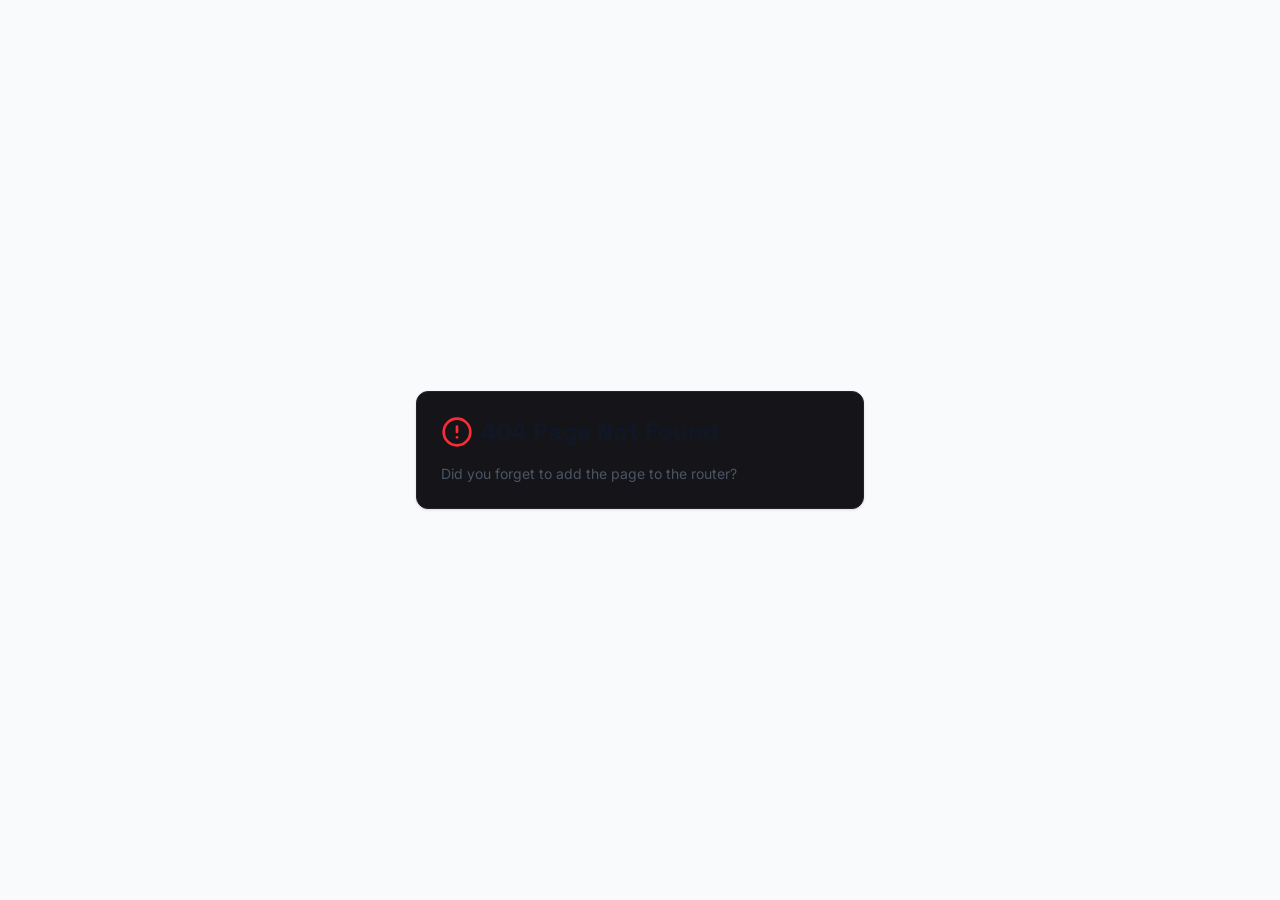
<file: index.html>
<!DOCTYPE html>
<html lang="en">
  <head>
    <meta charset="UTF-8" />
    <meta name="viewport" content="width=device-width, initial-scale=1.0, maximum-scale=1" />
    <title>Ankit Kumar — AI Engineer Portfolio</title>
    <meta name="description" content="Ankit Kumar — AI/GenAI Engineer with 3+ years of experience building LLM systems, RAG pipelines, and multi-agent workflows. Based in Noida, India." />
    <meta name="robots" content="index, follow" />
    <meta property="og:title" content="Ankit Kumar — AI/GenAI Engineer" />
    <meta property="og:description" content="AI/GenAI Engineer with 3+ years of experience building production-ready systems — RAG pipelines, LLM applications, multi-agent workflows, and ML models. View live demos and projects." />
    <meta property="og:type" content="website" />
    <meta name="twitter:card" content="summary_large_image" />
    <meta name="twitter:title" content="Ankit Kumar — AI/GenAI Engineer" />
    <meta name="twitter:description" content="AI/GenAI Engineer with 3+ years of experience. LLM systems, RAG pipelines, and AI automation. Projects with live interactive demos." />
    <link rel="icon" type="image/svg+xml" href="/favicon.svg" />
    <link rel="preconnect" href="https://fonts.googleapis.com">
    <link rel="preconnect" href="https://fonts.gstatic.com" crossorigin>
    <link href="https://fonts.googleapis.com/css2?family=Inter:wght@400;500;600;700&display=swap" rel="stylesheet">
    <script type="module" crossorigin src="/assets/index-DAknIrWU.js"></script>
    <link rel="stylesheet" crossorigin href="/assets/index-Dv-oH_pm.css">
  </head>
  <body>
    <div id="root"></div>
  </body>
</html>
</file>
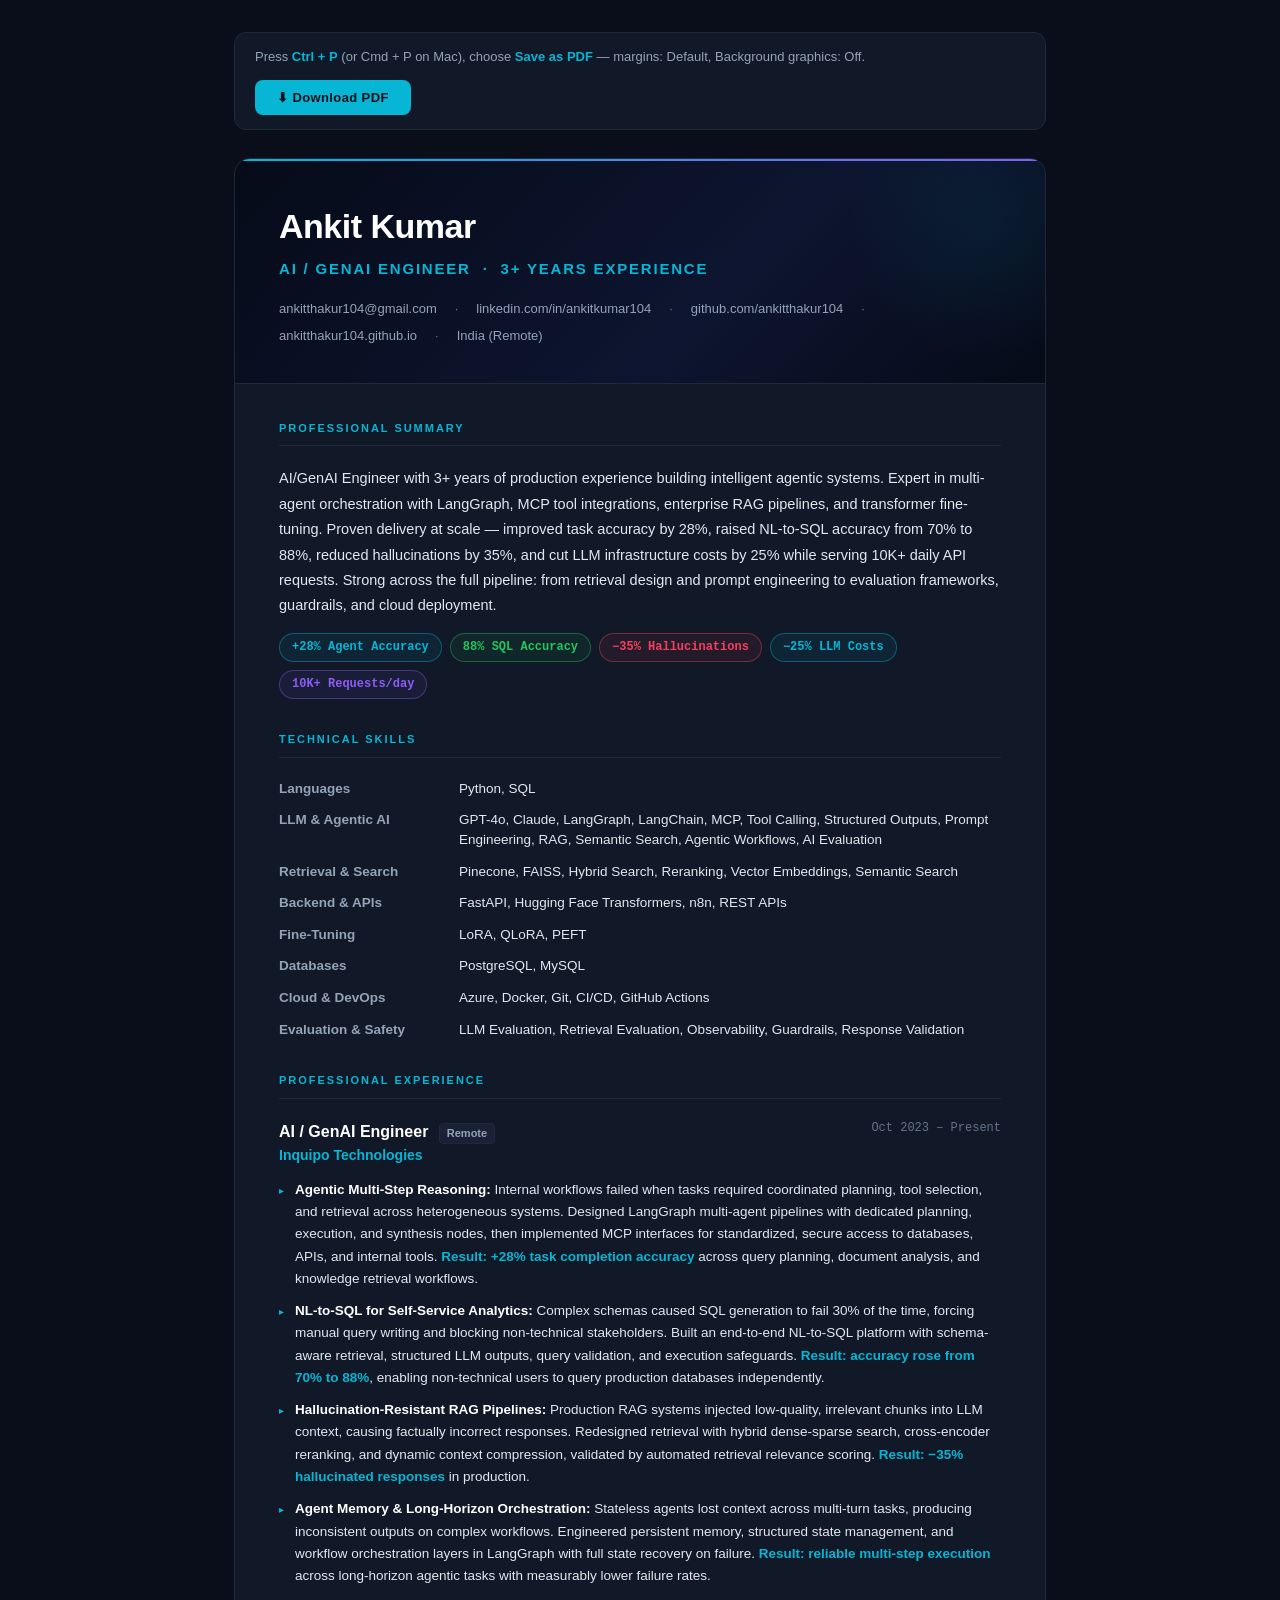
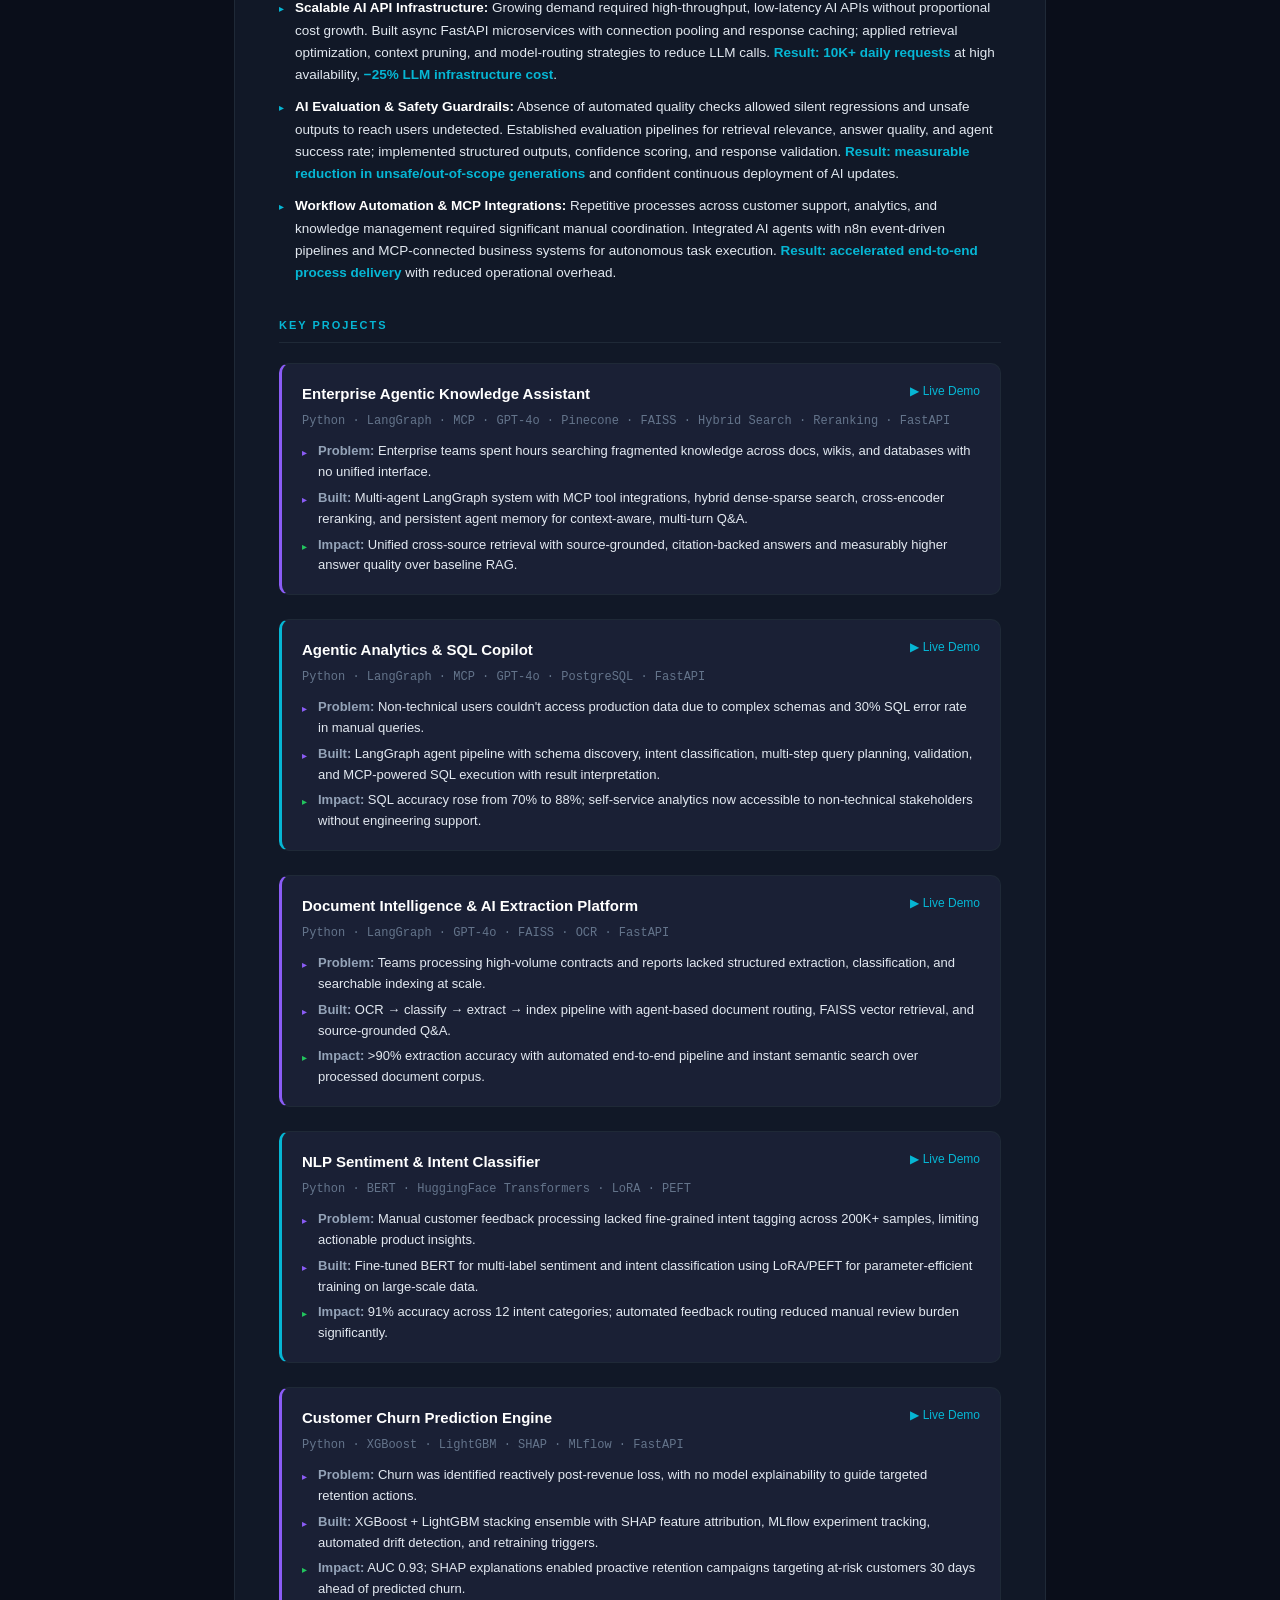
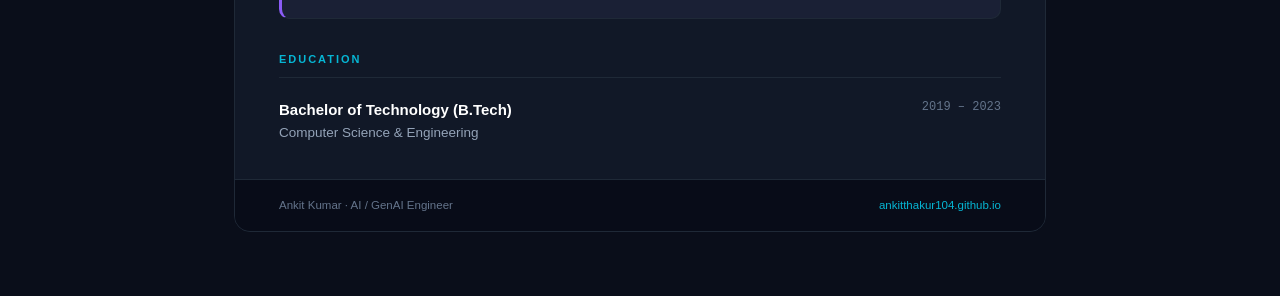
<file: resume.html>
<!DOCTYPE html>
  <html lang="en">
  <head>
  <meta charset="UTF-8" />
  <meta name="viewport" content="width=device-width, initial-scale=1.0" />
  <title>Ankit Kumar — AI / GenAI Engineer Resume</title>
  <style>
    /* ── Reset & Base ── */
    *, *::before, *::after { box-sizing: border-box; margin: 0; padding: 0; }

    :root {
      --bg: #0a0e1a;
      --surface: #111827;
      --surface2: #1a2035;
      --border: #1f2937;
      --text: #e2e8f0;
      --muted: #94a3b8;
      --dim: #64748b;
      --cyan: #06b6d4;
      --purple: #8b5cf6;
      --green: #22c55e;
      --red: #f43f5e;
      --print-bg: #ffffff;
      --print-text: #111827;
      --print-muted: #374151;
      --print-border: #d1d5db;
      --print-accent: #0e7490;
      --print-accent2: #6d28d9;
    }

    body {
      font-family: 'Segoe UI', Arial, Helvetica, sans-serif;
      background: var(--bg);
      color: var(--text);
      line-height: 1.6;
      font-size: 15px;
    }

    a { color: var(--cyan); text-decoration: none; }
    a:hover { text-decoration: underline; }

    /* ── Screen layout ── */
    .page-wrapper {
      max-width: 860px;
      margin: 0 auto;
      padding: 32px 24px 64px;
    }

    /* ── Download bar (hidden on print) ── */
    .download-bar {
      display: flex;
      align-items: center;
      justify-content: space-between;
      background: var(--surface);
      border: 1px solid var(--border);
      border-radius: 12px;
      padding: 14px 20px;
      margin-bottom: 28px;
      gap: 12px;
      flex-wrap: wrap;
    }
    .download-bar p { color: var(--muted); font-size: 13px; }
    .download-bar p span { color: var(--cyan); font-weight: 600; }
    .btn-print {
      background: var(--cyan);
      color: #0a0e1a;
      border: none;
      padding: 10px 22px;
      border-radius: 8px;
      font-size: 13px;
      font-weight: 700;
      cursor: pointer;
      letter-spacing: 0.03em;
      transition: opacity .15s;
      white-space: nowrap;
    }
    .btn-print:hover { opacity: .85; }

    /* ── Resume card ── */
    .resume {
      background: var(--surface);
      border: 1px solid var(--border);
      border-radius: 16px;
      overflow: hidden;
    }

    /* ── Header ── */
    .resume-header {
      background: linear-gradient(135deg, #060b18 0%, #0d1530 60%, #060b18 100%);
      border-bottom: 1px solid var(--border);
      padding: 40px 44px 36px;
      position: relative;
      overflow: hidden;
    }
    .resume-header::before {
      content: '';
      position: absolute;
      top: 0; left: 0; right: 0; height: 2px;
      background: linear-gradient(90deg, var(--cyan), var(--purple));
    }
    .resume-header::after {
      content: '';
      position: absolute;
      top: -80px; right: -80px;
      width: 280px; height: 280px;
      border-radius: 50%;
      background: radial-gradient(ellipse, rgba(6,182,212,.08) 0%, transparent 70%);
      pointer-events: none;
    }
    .name { font-size: 34px; font-weight: 800; letter-spacing: -.5px; color: #fff; margin-bottom: 4px; }
    .title { font-size: 15px; color: var(--cyan); letter-spacing: .12em; text-transform: uppercase; font-weight: 600; margin-bottom: 18px; }
    .contact-row {
      display: flex; flex-wrap: wrap; gap: 6px 18px;
      font-size: 13px; color: var(--muted);
    }
    .contact-row a { color: var(--muted); }
    .contact-row a:hover { color: var(--cyan); }
    .contact-sep { color: var(--dim); }

    /* ── Body ── */
    .resume-body { padding: 36px 44px; }

    /* ── Section ── */
    .section { margin-bottom: 32px; }
    .section:last-child { margin-bottom: 0; }
    .section-title {
      font-size: 11px;
      font-weight: 700;
      letter-spacing: .18em;
      text-transform: uppercase;
      color: var(--cyan);
      padding-bottom: 8px;
      border-bottom: 1px solid var(--border);
      margin-bottom: 20px;
    }

    /* ── Summary ── */
    .summary-text {
      color: var(--text);
      line-height: 1.75;
      font-size: 14.5px;
    }
    .summary-metrics {
      display: flex; flex-wrap: wrap; gap: 8px;
      margin-top: 14px;
    }
    .metric-pill {
      padding: 4px 12px;
      border-radius: 20px;
      font-size: 12px;
      font-weight: 600;
      font-family: 'Courier New', monospace;
      border: 1px solid;
    }
    .metric-pill.cyan  { border-color: rgba(6,182,212,.4);   color: var(--cyan);   background: rgba(6,182,212,.08); }
    .metric-pill.green { border-color: rgba(34,197,94,.4);   color: var(--green);  background: rgba(34,197,94,.08); }
    .metric-pill.red   { border-color: rgba(244,63,94,.4);   color: var(--red);    background: rgba(244,63,94,.08); }
    .metric-pill.purple{ border-color: rgba(139,92,246,.4);  color: var(--purple); background: rgba(139,92,246,.08); }

    /* ── Skills ── */
    .skills-grid { display: flex; flex-direction: column; gap: 10px; }
    .skill-row { display: flex; gap: 10px; align-items: baseline; font-size: 13.5px; }
    .skill-label { color: var(--muted); min-width: 170px; font-weight: 600; flex-shrink: 0; }
    .skill-values { color: var(--text); line-height: 1.5; }

    /* ── Experience ── */
    .exp-entry { margin-bottom: 28px; }
    .exp-entry:last-child { margin-bottom: 0; }
    .exp-header { display: flex; justify-content: space-between; align-items: flex-start; gap: 12px; margin-bottom: 4px; flex-wrap: wrap; }
    .exp-role { font-size: 16px; font-weight: 700; color: #fff; }
    .exp-company { color: var(--cyan); font-weight: 600; font-size: 14px; }
    .exp-date { font-size: 12px; color: var(--dim); font-family: 'Courier New', monospace; white-space: nowrap; }
    .exp-type { display: inline-block; font-size: 11px; color: var(--muted); background: var(--surface2); border: 1px solid var(--border); border-radius: 4px; padding: 1px 7px; margin-left: 6px; }

    .exp-bullets { list-style: none; margin-top: 12px; display: flex; flex-direction: column; gap: 10px; }
    .exp-bullet { display: grid; grid-template-columns: 6px 1fr; gap: 10px; font-size: 13.5px; color: var(--text); line-height: 1.65; }
    .exp-bullet::before { content: '▸'; color: var(--cyan); font-size: 10px; margin-top: 4px; }
    .bullet-bold { font-weight: 600; color: #fff; }
    .bullet-impact { color: var(--cyan); font-weight: 600; }

    /* ── Projects ── */
    .project-entry { margin-bottom: 24px; padding: 18px 20px; background: var(--surface2); border: 1px solid var(--border); border-radius: 10px; border-left: 3px solid var(--cyan); }
    .project-entry:nth-child(even) { border-left-color: var(--purple); }
    .project-header { display: flex; justify-content: space-between; align-items: flex-start; gap: 12px; margin-bottom: 6px; flex-wrap: wrap; }
    .project-name { font-size: 15px; font-weight: 700; color: #fff; }
    .project-link { font-size: 12px; color: var(--cyan); }
    .project-stack { font-size: 12px; color: var(--dim); margin-bottom: 10px; font-family: 'Courier New', monospace; }
    .project-lines { list-style: none; display: flex; flex-direction: column; gap: 5px; }
    .project-line { display: grid; grid-template-columns: 6px 1fr; gap: 10px; font-size: 13px; color: var(--text); line-height: 1.6; }
    .project-line::before { content: '▸'; color: var(--purple); font-size: 10px; margin-top: 4px; }
    .project-line:last-child::before { color: var(--green); }
    .proj-label { font-weight: 600; color: var(--muted); }

    /* ── Education ── */
    .edu-entry { display: flex; justify-content: space-between; align-items: flex-start; flex-wrap: wrap; gap: 8px; }
    .edu-degree { font-size: 15px; font-weight: 700; color: #fff; }
    .edu-school { color: var(--muted); font-size: 13.5px; }
    .edu-year { font-size: 12px; color: var(--dim); font-family: 'Courier New', monospace; }

    /* ── Footer note ── */
    .resume-footer {
      padding: 16px 44px;
      border-top: 1px solid var(--border);
      display: flex;
      justify-content: space-between;
      align-items: center;
      font-size: 11.5px;
      color: var(--dim);
      background: #080c18;
      flex-wrap: wrap;
      gap: 6px;
    }

    /* ── PRINT STYLES ── */
    @media print {
      @page { margin: 14mm 16mm; size: A4 portrait; }

      body { background: #fff !important; color: #111 !important; font-size: 10pt; }
      .download-bar { display: none !important; }
      .page-wrapper { padding: 0; max-width: 100%; }

      .resume {
        background: #fff !important;
        border: none !important;
        border-radius: 0 !important;
      }

      .resume-header {
        background: #f8fafc !important;
        border-bottom: 2px solid #0e7490 !important;
        padding: 18px 24px 16px !important;
      }
      .resume-header::before { background: #0e7490 !important; }
      .resume-header::after { display: none; }
      .name { color: #0f172a !important; font-size: 22pt !important; }
      .title { color: #0e7490 !important; font-size: 9pt !important; }
      .contact-row { color: #374151 !important; font-size: 9pt !important; }
      .contact-row a { color: #374151 !important; }
      .contact-sep { color: #9ca3af !important; }

      .resume-body { padding: 16px 24px !important; }
      .section { margin-bottom: 14px !important; }
      .section-title { color: #0e7490 !important; border-bottom-color: #0e7490 !important; font-size: 8pt !important; margin-bottom: 8px !important; }

      .summary-text { color: #1f2937 !important; font-size: 9.5pt !important; }
      .metric-pill { display: none !important; }

      .skill-label { color: #374151 !important; min-width: 130px !important; }
      .skill-values { color: #1f2937 !important; }

      .exp-role { color: #0f172a !important; font-size: 10.5pt !important; }
      .exp-company { color: #0e7490 !important; }
      .exp-date { color: #6b7280 !important; }
      .exp-type { display: none !important; }
      .exp-bullet { color: #1f2937 !important; font-size: 9.5pt !important; gap: 7px !important; }
      .exp-bullet::before { color: #0e7490 !important; }
      .bullet-bold { color: #0f172a !important; }
      .bullet-impact { color: #0e7490 !important; }

      .project-entry {
        background: #f8fafc !important;
        border-color: #d1d5db !important;
        border-left: 2px solid #0e7490 !important;
        padding: 10px 12px !important;
        margin-bottom: 10px !important;
        page-break-inside: avoid;
      }
      .project-entry:nth-child(even) { border-left-color: #6d28d9 !important; }
      .project-name { color: #0f172a !important; font-size: 10pt !important; }
      .project-link { color: #0e7490 !important; }
      .project-stack { color: #6b7280 !important; }
      .project-line { color: #1f2937 !important; font-size: 9pt !important; }
      .project-line::before { color: #6d28d9 !important; }
      .project-line:last-child::before { color: #059669 !important; }
      .proj-label { color: #374151 !important; }

      .edu-degree { color: #0f172a !important; }
      .edu-school { color: #374151 !important; }
      .resume-footer { display: none !important; }

      a { color: inherit !important; text-decoration: none !important; }
    }
  </style>
  </head>
  <body>
  <div class="page-wrapper">

    <!-- Download bar -->
    <div class="download-bar">
      <p>Press <span>Ctrl + P</span> (or Cmd + P on Mac), choose <span>Save as PDF</span> — margins: Default, Background graphics: Off.</p>
      <button class="btn-print" onclick="window.print()">⬇ Download PDF</button>
    </div>

    <div class="resume">

      <!-- Header -->
      <div class="resume-header">
        <div class="name">Ankit Kumar</div>
        <div class="title">AI / GenAI Engineer &nbsp;·&nbsp; 3+ Years Experience</div>
        <div class="contact-row">
          <a href="mailto:ankitthakur104@gmail.com">ankitthakur104@gmail.com</a>
          <span class="contact-sep">·</span>
          <a href="https://linkedin.com/in/ankitkumar104" target="_blank">linkedin.com/in/ankitkumar104</a>
          <span class="contact-sep">·</span>
          <a href="https://github.com/ankitthakur104" target="_blank">github.com/ankitthakur104</a>
          <span class="contact-sep">·</span>
          <a href="https://ankitthakur104.github.io" target="_blank">ankitthakur104.github.io</a>
          <span class="contact-sep">·</span>
          <span>India (Remote)</span>
        </div>
      </div>

      <div class="resume-body">

        <!-- Summary -->
        <div class="section">
          <div class="section-title">Professional Summary</div>
          <p class="summary-text">
            AI/GenAI Engineer with 3+ years of production experience building intelligent agentic systems. Expert in multi-agent orchestration with LangGraph, MCP tool integrations, enterprise RAG pipelines, and transformer fine-tuning. Proven delivery at scale — improved task accuracy by 28%, raised NL-to-SQL accuracy from 70% to 88%, reduced hallucinations by 35%, and cut LLM infrastructure costs by 25% while serving 10K+ daily API requests. Strong across the full pipeline: from retrieval design and prompt engineering to evaluation frameworks, guardrails, and cloud deployment.
          </p>
          <div class="summary-metrics">
            <span class="metric-pill cyan">+28% Agent Accuracy</span>
            <span class="metric-pill green">88% SQL Accuracy</span>
            <span class="metric-pill red">−35% Hallucinations</span>
            <span class="metric-pill cyan">−25% LLM Costs</span>
            <span class="metric-pill purple">10K+ Requests/day</span>
          </div>
        </div>

        <!-- Skills -->
        <div class="section">
          <div class="section-title">Technical Skills</div>
          <div class="skills-grid">
            <div class="skill-row"><span class="skill-label">Languages</span><span class="skill-values">Python, SQL</span></div>
            <div class="skill-row"><span class="skill-label">LLM &amp; Agentic AI</span><span class="skill-values">GPT-4o, Claude, LangGraph, LangChain, MCP, Tool Calling, Structured Outputs, Prompt Engineering, RAG, Semantic Search, Agentic Workflows, AI Evaluation</span></div>
            <div class="skill-row"><span class="skill-label">Retrieval &amp; Search</span><span class="skill-values">Pinecone, FAISS, Hybrid Search, Reranking, Vector Embeddings, Semantic Search</span></div>
            <div class="skill-row"><span class="skill-label">Backend &amp; APIs</span><span class="skill-values">FastAPI, Hugging Face Transformers, n8n, REST APIs</span></div>
            <div class="skill-row"><span class="skill-label">Fine-Tuning</span><span class="skill-values">LoRA, QLoRA, PEFT</span></div>
            <div class="skill-row"><span class="skill-label">Databases</span><span class="skill-values">PostgreSQL, MySQL</span></div>
            <div class="skill-row"><span class="skill-label">Cloud &amp; DevOps</span><span class="skill-values">Azure, Docker, Git, CI/CD, GitHub Actions</span></div>
            <div class="skill-row"><span class="skill-label">Evaluation &amp; Safety</span><span class="skill-values">LLM Evaluation, Retrieval Evaluation, Observability, Guardrails, Response Validation</span></div>
          </div>
        </div>

        <!-- Experience -->
        <div class="section">
          <div class="section-title">Professional Experience</div>
          <div class="exp-entry">
            <div class="exp-header">
              <div>
                <div class="exp-role">AI / GenAI Engineer <span class="exp-type">Remote</span></div>
                <div class="exp-company">Inquipo Technologies</div>
              </div>
              <div class="exp-date">Oct 2023 – Present</div>
            </div>
            <ul class="exp-bullets">

              <li class="exp-bullet"><span>
                <span class="bullet-bold">Agentic Multi-Step Reasoning:</span> Internal workflows failed when tasks required coordinated planning, tool selection, and retrieval across heterogeneous systems. Designed LangGraph multi-agent pipelines with dedicated planning, execution, and synthesis nodes, then implemented MCP interfaces for standardized, secure access to databases, APIs, and internal tools. <span class="bullet-impact">Result: +28% task completion accuracy</span> across query planning, document analysis, and knowledge retrieval workflows.
              </span></li>

              <li class="exp-bullet"><span>
                <span class="bullet-bold">NL-to-SQL for Self-Service Analytics:</span> Complex schemas caused SQL generation to fail 30% of the time, forcing manual query writing and blocking non-technical stakeholders. Built an end-to-end NL-to-SQL platform with schema-aware retrieval, structured LLM outputs, query validation, and execution safeguards. <span class="bullet-impact">Result: accuracy rose from 70% to 88%</span>, enabling non-technical users to query production databases independently.
              </span></li>

              <li class="exp-bullet"><span>
                <span class="bullet-bold">Hallucination-Resistant RAG Pipelines:</span> Production RAG systems injected low-quality, irrelevant chunks into LLM context, causing factually incorrect responses. Redesigned retrieval with hybrid dense-sparse search, cross-encoder reranking, and dynamic context compression, validated by automated retrieval relevance scoring. <span class="bullet-impact">Result: −35% hallucinated responses</span> in production.
              </span></li>

              <li class="exp-bullet"><span>
                <span class="bullet-bold">Agent Memory &amp; Long-Horizon Orchestration:</span> Stateless agents lost context across multi-turn tasks, producing inconsistent outputs on complex workflows. Engineered persistent memory, structured state management, and workflow orchestration layers in LangGraph with full state recovery on failure. <span class="bullet-impact">Result: reliable multi-step execution</span> across long-horizon agentic tasks with measurably lower failure rates.
              </span></li>

              <li class="exp-bullet"><span>
                <span class="bullet-bold">Scalable AI API Infrastructure:</span> Growing demand required high-throughput, low-latency AI APIs without proportional cost growth. Built async FastAPI microservices with connection pooling and response caching; applied retrieval optimization, context pruning, and model-routing strategies to reduce LLM calls. <span class="bullet-impact">Result: 10K+ daily requests</span> at high availability, <span class="bullet-impact">−25% LLM infrastructure cost</span>.
              </span></li>

              <li class="exp-bullet"><span>
                <span class="bullet-bold">AI Evaluation &amp; Safety Guardrails:</span> Absence of automated quality checks allowed silent regressions and unsafe outputs to reach users undetected. Established evaluation pipelines for retrieval relevance, answer quality, and agent success rate; implemented structured outputs, confidence scoring, and response validation. <span class="bullet-impact">Result: measurable reduction in unsafe/out-of-scope generations</span> and confident continuous deployment of AI updates.
              </span></li>

              <li class="exp-bullet"><span>
                <span class="bullet-bold">Workflow Automation &amp; MCP Integrations:</span> Repetitive processes across customer support, analytics, and knowledge management required significant manual coordination. Integrated AI agents with n8n event-driven pipelines and MCP-connected business systems for autonomous task execution. <span class="bullet-impact">Result: accelerated end-to-end process delivery</span> with reduced operational overhead.
              </span></li>

            </ul>
          </div>
        </div>

        <!-- Projects -->
        <div class="section">
          <div class="section-title">Key Projects</div>

          <div class="project-entry">
            <div class="project-header">
              <span class="project-name">Enterprise Agentic Knowledge Assistant</span>
              <a class="project-link" href="https://ankitthakur104.github.io/conversational-knowledge-base-bot/" target="_blank">▶ Live Demo</a>
            </div>
            <div class="project-stack">Python · LangGraph · MCP · GPT-4o · Pinecone · FAISS · Hybrid Search · Reranking · FastAPI</div>
            <ul class="project-lines">
              <li class="project-line"><span><span class="proj-label">Problem:</span> Enterprise teams spent hours searching fragmented knowledge across docs, wikis, and databases with no unified interface.</span></li>
              <li class="project-line"><span><span class="proj-label">Built:</span> Multi-agent LangGraph system with MCP tool integrations, hybrid dense-sparse search, cross-encoder reranking, and persistent agent memory for context-aware, multi-turn Q&amp;A.</span></li>
              <li class="project-line"><span><span class="proj-label">Impact:</span> Unified cross-source retrieval with source-grounded, citation-backed answers and measurably higher answer quality over baseline RAG.</span></li>
            </ul>
          </div>

          <div class="project-entry">
            <div class="project-header">
              <span class="project-name">Agentic Analytics &amp; SQL Copilot</span>
              <a class="project-link" href="https://ankitthakur104.github.io/genai-agent-sql-assistant/" target="_blank">▶ Live Demo</a>
            </div>
            <div class="project-stack">Python · LangGraph · MCP · GPT-4o · PostgreSQL · FastAPI</div>
            <ul class="project-lines">
              <li class="project-line"><span><span class="proj-label">Problem:</span> Non-technical users couldn't access production data due to complex schemas and 30% SQL error rate in manual queries.</span></li>
              <li class="project-line"><span><span class="proj-label">Built:</span> LangGraph agent pipeline with schema discovery, intent classification, multi-step query planning, validation, and MCP-powered SQL execution with result interpretation.</span></li>
              <li class="project-line"><span><span class="proj-label">Impact:</span> SQL accuracy rose from 70% to 88%; self-service analytics now accessible to non-technical stakeholders without engineering support.</span></li>
            </ul>
          </div>

          <div class="project-entry">
            <div class="project-header">
              <span class="project-name">Document Intelligence &amp; AI Extraction Platform</span>
              <a class="project-link" href="https://ankitthakur104.github.io/rag-document-intelligence-engine/" target="_blank">▶ Live Demo</a>
            </div>
            <div class="project-stack">Python · LangGraph · GPT-4o · FAISS · OCR · FastAPI</div>
            <ul class="project-lines">
              <li class="project-line"><span><span class="proj-label">Problem:</span> Teams processing high-volume contracts and reports lacked structured extraction, classification, and searchable indexing at scale.</span></li>
              <li class="project-line"><span><span class="proj-label">Built:</span> OCR → classify → extract → index pipeline with agent-based document routing, FAISS vector retrieval, and source-grounded Q&amp;A.</span></li>
              <li class="project-line"><span><span class="proj-label">Impact:</span> &gt;90% extraction accuracy with automated end-to-end pipeline and instant semantic search over processed document corpus.</span></li>
            </ul>
          </div>

          <div class="project-entry">
            <div class="project-header">
              <span class="project-name">NLP Sentiment &amp; Intent Classifier</span>
              <a class="project-link" href="https://ankitthakur104.github.io/nlp-sentiment-intent-classifier/" target="_blank">▶ Live Demo</a>
            </div>
            <div class="project-stack">Python · BERT · HuggingFace Transformers · LoRA · PEFT</div>
            <ul class="project-lines">
              <li class="project-line"><span><span class="proj-label">Problem:</span> Manual customer feedback processing lacked fine-grained intent tagging across 200K+ samples, limiting actionable product insights.</span></li>
              <li class="project-line"><span><span class="proj-label">Built:</span> Fine-tuned BERT for multi-label sentiment and intent classification using LoRA/PEFT for parameter-efficient training on large-scale data.</span></li>
              <li class="project-line"><span><span class="proj-label">Impact:</span> 91% accuracy across 12 intent categories; automated feedback routing reduced manual review burden significantly.</span></li>
            </ul>
          </div>

          <div class="project-entry">
            <div class="project-header">
              <span class="project-name">Customer Churn Prediction Engine</span>
              <a class="project-link" href="https://ankitthakur104.github.io/customer-churn-prediction/" target="_blank">▶ Live Demo</a>
            </div>
            <div class="project-stack">Python · XGBoost · LightGBM · SHAP · MLflow · FastAPI</div>
            <ul class="project-lines">
              <li class="project-line"><span><span class="proj-label">Problem:</span> Churn was identified reactively post-revenue loss, with no model explainability to guide targeted retention actions.</span></li>
              <li class="project-line"><span><span class="proj-label">Built:</span> XGBoost + LightGBM stacking ensemble with SHAP feature attribution, MLflow experiment tracking, automated drift detection, and retraining triggers.</span></li>
              <li class="project-line"><span><span class="proj-label">Impact:</span> AUC 0.93; SHAP explanations enabled proactive retention campaigns targeting at-risk customers 30 days ahead of predicted churn.</span></li>
            </ul>
          </div>

        </div>

        <!-- Education -->
        <div class="section">
          <div class="section-title">Education</div>
          <div class="edu-entry">
            <div>
              <div class="edu-degree">Bachelor of Technology (B.Tech)</div>
              <div class="edu-school">Computer Science &amp; Engineering</div>
            </div>
            <div class="edu-year">2019 – 2023</div>
          </div>
        </div>

      </div><!-- /resume-body -->

      <div class="resume-footer">
        <span>Ankit Kumar · AI / GenAI Engineer</span>
        <span><a href="https://ankitthakur104.github.io" target="_blank">ankitthakur104.github.io</a></span>
      </div>

    </div><!-- /resume -->
  </div><!-- /page-wrapper -->
  </body>
  </html>
</file>
<file: assets/index-Dv-oH_pm.css>
@import"https://fonts.googleapis.com/css2?family=Inter:wght@300;400;500;600;700&family=Space+Grotesk:wght@300;400;500;600;700&family=JetBrains+Mono:wght@400;500&display=swap";@layer components;@layer properties{@supports (((-webkit-hyphens:none)) and (not (margin-trim:inline))) or ((-moz-orient:inline) and (not (color:rgb(from red r g b)))){*,:before,:after,::backdrop{--tw-translate-x:0;--tw-translate-y:0;--tw-translate-z:0;--tw-rotate-x:initial;--tw-rotate-y:initial;--tw-rotate-z:initial;--tw-skew-x:initial;--tw-skew-y:initial;--tw-space-y-reverse:0;--tw-space-x-reverse:0;--tw-border-style:solid;--tw-gradient-position:initial;--tw-gradient-from:#0000;--tw-gradient-via:#0000;--tw-gradient-to:#0000;--tw-gradient-stops:initial;--tw-gradient-via-stops:initial;--tw-gradient-from-position:0%;--tw-gradient-via-position:50%;--tw-gradient-to-position:100%;--tw-leading:initial;--tw-font-weight:initial;--tw-tracking:initial;--tw-ordinal:initial;--tw-slashed-zero:initial;--tw-numeric-figure:initial;--tw-numeric-spacing:initial;--tw-numeric-fraction:initial;--tw-shadow:0 0 #0000;--tw-shadow-color:initial;--tw-shadow-alpha:100%;--tw-inset-shadow:0 0 #0000;--tw-inset-shadow-color:initial;--tw-inset-shadow-alpha:100%;--tw-ring-color:initial;--tw-ring-shadow:0 0 #0000;--tw-inset-ring-color:initial;--tw-inset-ring-shadow:0 0 #0000;--tw-ring-inset:initial;--tw-ring-offset-width:0px;--tw-ring-offset-color:#fff;--tw-ring-offset-shadow:0 0 #0000;--tw-outline-style:solid;--tw-blur:initial;--tw-brightness:initial;--tw-contrast:initial;--tw-grayscale:initial;--tw-hue-rotate:initial;--tw-invert:initial;--tw-opacity:initial;--tw-saturate:initial;--tw-sepia:initial;--tw-drop-shadow:initial;--tw-drop-shadow-color:initial;--tw-drop-shadow-alpha:100%;--tw-drop-shadow-size:initial;--tw-backdrop-blur:initial;--tw-backdrop-brightness:initial;--tw-backdrop-contrast:initial;--tw-backdrop-grayscale:initial;--tw-backdrop-hue-rotate:initial;--tw-backdrop-invert:initial;--tw-backdrop-opacity:initial;--tw-backdrop-saturate:initial;--tw-backdrop-sepia:initial;--tw-duration:initial;--tw-ease:initial;--tw-content:"";--tw-animation-delay:0s;--tw-animation-direction:normal;--tw-animation-duration:initial;--tw-animation-fill-mode:none;--tw-animation-iteration-count:1;--tw-enter-blur:0;--tw-enter-opacity:1;--tw-enter-rotate:0;--tw-enter-scale:1;--tw-enter-translate-x:0;--tw-enter-translate-y:0;--tw-exit-blur:0;--tw-exit-opacity:1;--tw-exit-rotate:0;--tw-exit-scale:1;--tw-exit-translate-x:0;--tw-exit-translate-y:0}}}@layer theme{:root,:host{--color-red-50:oklch(97.1% .013 17.38);--color-red-300:oklch(80.8% .114 19.571);--color-red-400:oklch(70.4% .191 22.216);--color-red-500:oklch(63.7% .237 25.331);--color-red-600:oklch(57.7% .245 27.325);--color-green-400:oklch(79.2% .209 151.711);--color-gray-50:oklch(98.5% .002 247.839);--color-gray-600:oklch(44.6% .03 256.802);--color-gray-900:oklch(21% .034 264.665);--color-black:#000;--color-white:#fff;--spacing:.25rem;--container-xs:20rem;--container-sm:24rem;--container-md:28rem;--container-lg:32rem;--container-xl:36rem;--container-3xl:48rem;--container-4xl:56rem;--container-5xl:64rem;--text-xs:.75rem;--text-xs--line-height:calc(1 / .75);--text-sm:.875rem;--text-sm--line-height:calc(1.25 / .875);--text-base:1rem;--text-base--line-height: 1.5 ;--text-lg:1.125rem;--text-lg--line-height:calc(1.75 / 1.125);--text-xl:1.25rem;--text-xl--line-height:calc(1.75 / 1.25);--text-2xl:1.5rem;--text-2xl--line-height:calc(2 / 1.5);--text-3xl:1.875rem;--text-3xl--line-height: 1.2 ;--text-4xl:2.25rem;--text-4xl--line-height:calc(2.5 / 2.25);--text-5xl:3rem;--text-5xl--line-height:1;--text-6xl:3.75rem;--text-6xl--line-height:1;--text-8xl:6rem;--text-8xl--line-height:1;--text-9xl:8rem;--text-9xl--line-height:1;--font-weight-normal:400;--font-weight-medium:500;--font-weight-semibold:600;--font-weight-bold:700;--tracking-tighter:-.05em;--tracking-tight:-.025em;--tracking-wider:.05em;--tracking-widest:.1em;--leading-snug:1.375;--leading-normal:1.5;--leading-relaxed:1.625;--radius-2xl:1rem;--ease-out:cubic-bezier(0, 0, .2, 1);--ease-in-out:cubic-bezier(.4, 0, .2, 1);--animate-spin:spin 1s linear infinite;--animate-pulse:pulse 2s cubic-bezier(.4, 0, .6, 1) infinite;--blur-sm:8px;--blur-md:12px;--blur-xl:24px;--blur-3xl:64px;--aspect-video:16 / 9;--default-transition-duration:.15s;--default-transition-timing-function:cubic-bezier(.4, 0, .2, 1);--default-font-family:var(--app-font-sans);--default-mono-font-family:var(--app-font-mono);--color-border:hsl(var(--border))}}@layer base{*,:after,:before,::backdrop{box-sizing:border-box;border:0 solid;margin:0;padding:0}::file-selector-button{box-sizing:border-box;border:0 solid;margin:0;padding:0}html,:host{-webkit-text-size-adjust:100%;tab-size:4;line-height:1.5;font-family:var(--default-font-family,ui-sans-serif, system-ui, sans-serif, "Apple Color Emoji", "Segoe UI Emoji", "Segoe UI Symbol", "Noto Color Emoji");font-feature-settings:var(--default-font-feature-settings,normal);font-variation-settings:var(--default-font-variation-settings,normal);-webkit-tap-highlight-color:transparent}hr{height:0;color:inherit;border-top-width:1px}abbr:where([title]){-webkit-text-decoration:underline dotted;text-decoration:underline dotted}h1,h2,h3,h4,h5,h6{font-size:inherit;font-weight:inherit}a{color:inherit;-webkit-text-decoration:inherit;text-decoration:inherit}b,strong{font-weight:bolder}code,kbd,samp,pre{font-family:var(--default-mono-font-family,ui-monospace, SFMono-Regular, Menlo, Monaco, Consolas, "Liberation Mono", "Courier New", monospace);font-feature-settings:var(--default-mono-font-feature-settings,normal);font-variation-settings:var(--default-mono-font-variation-settings,normal);font-size:1em}small{font-size:80%}sub,sup{vertical-align:baseline;font-size:75%;line-height:0;position:relative}sub{bottom:-.25em}sup{top:-.5em}table{text-indent:0;border-color:inherit;border-collapse:collapse}:-moz-focusring{outline:auto}progress{vertical-align:baseline}summary{display:list-item}ol,ul,menu{list-style:none}img,svg,video,canvas,audio,iframe,embed,object{vertical-align:middle;display:block}img,video{max-width:100%;height:auto}button,input,select,optgroup,textarea{font:inherit;font-feature-settings:inherit;font-variation-settings:inherit;letter-spacing:inherit;color:inherit;opacity:1;background-color:#0000;border-radius:0}::file-selector-button{font:inherit;font-feature-settings:inherit;font-variation-settings:inherit;letter-spacing:inherit;color:inherit;opacity:1;background-color:#0000;border-radius:0}:where(select:is([multiple],[size])) optgroup{font-weight:bolder}:where(select:is([multiple],[size])) optgroup option{padding-inline-start:20px}::file-selector-button{margin-inline-end:4px}::placeholder{opacity:1}@supports (not ((-webkit-appearance:-apple-pay-button))) or (contain-intrinsic-size:1px){::placeholder{color:currentColor}@supports (color:color-mix(in lab,red,red)){::placeholder{color:color-mix(in oklab,currentcolor 50%,transparent)}}}textarea{resize:vertical}::-webkit-search-decoration{-webkit-appearance:none}::-webkit-date-and-time-value{min-height:1lh;text-align:inherit}::-webkit-datetime-edit{display:inline-flex}::-webkit-datetime-edit-fields-wrapper{padding:0}::-webkit-datetime-edit{padding-block:0}::-webkit-datetime-edit-year-field{padding-block:0}::-webkit-datetime-edit-month-field{padding-block:0}::-webkit-datetime-edit-day-field{padding-block:0}::-webkit-datetime-edit-hour-field{padding-block:0}::-webkit-datetime-edit-minute-field{padding-block:0}::-webkit-datetime-edit-second-field{padding-block:0}::-webkit-datetime-edit-millisecond-field{padding-block:0}::-webkit-datetime-edit-meridiem-field{padding-block:0}::-webkit-calendar-picker-indicator{line-height:1}:-moz-ui-invalid{box-shadow:none}button,input:where([type=button],[type=reset],[type=submit]){appearance:button}::file-selector-button{appearance:button}::-webkit-inner-spin-button{height:auto}::-webkit-outer-spin-button{height:auto}[hidden]:where(:not([hidden=until-found])){display:none!important}*{border-color:hsl(var(--border))}body,html{background-color:hsl(var(--background));font-family:var(--app-font-sans);color:hsl(var(--foreground));-webkit-font-smoothing:antialiased;-moz-osx-font-smoothing:grayscale;cursor:none}h1,h2,h3,h4,h5,h6{font-family:Space Grotesk,sans-serif}}@layer utilities{.\@container\/field-group{container:field-group/inline-size}.pointer-events-auto{pointer-events:auto}.pointer-events-none{pointer-events:none}.invisible{visibility:hidden}.sr-only{clip-path:inset(50%);white-space:nowrap;border-width:0;width:1px;height:1px;margin:-1px;padding:0;position:absolute;overflow:hidden}.absolute{position:absolute}.fixed{position:fixed}.relative{position:relative}.static{position:static}.-inset-8{inset:calc(var(--spacing) * -8)}.inset-0{inset:calc(var(--spacing) * 0)}.inset-x-0{inset-inline:calc(var(--spacing) * 0)}.inset-y-0{inset-block:calc(var(--spacing) * 0)}.start{inset-inline-start:var(--spacing)}.-top-12{top:calc(var(--spacing) * -12)}.top-0{top:calc(var(--spacing) * 0)}.top-1\.5{top:calc(var(--spacing) * 1.5)}.top-1\/2{top:50%}.top-2{top:calc(var(--spacing) * 2)}.top-3\.5{top:calc(var(--spacing) * 3.5)}.top-4{top:calc(var(--spacing) * 4)}.top-8{top:calc(var(--spacing) * 8)}.top-\[1px\]{top:1px}.top-\[8\%\]{top:8%}.top-\[24\%\]{top:24%}.top-\[42\%\]{top:42%}.top-\[50\%\]{top:50%}.top-\[60\%\]{top:60%}.top-full{top:100%}.-right-12{right:calc(var(--spacing) * -12)}.-right-\[2\%\]{right:-2%}.right-0{right:calc(var(--spacing) * 0)}.right-1{right:calc(var(--spacing) * 1)}.right-2{right:calc(var(--spacing) * 2)}.right-3{right:calc(var(--spacing) * 3)}.right-4{right:calc(var(--spacing) * 4)}.right-8{right:calc(var(--spacing) * 8)}.right-\[12\%\]{right:12%}.right-\[18\%\]{right:18%}.-bottom-2{bottom:calc(var(--spacing) * -2)}.-bottom-12{bottom:calc(var(--spacing) * -12)}.bottom-0{bottom:calc(var(--spacing) * 0)}.bottom-8{bottom:calc(var(--spacing) * 8)}.bottom-10{bottom:calc(var(--spacing) * 10)}.bottom-\[18\%\]{bottom:18%}.-left-12{left:calc(var(--spacing) * -12)}.-left-\[2\%\]{left:-2%}.-left-\[4\%\]{left:-4%}.left-0{left:calc(var(--spacing) * 0)}.left-1\/2{left:50%}.left-2{left:calc(var(--spacing) * 2)}.left-8{left:calc(var(--spacing) * 8)}.left-\[12\%\]{left:12%}.left-\[22\%\]{left:22%}.left-\[50\%\]{left:50%}.z-0{z-index:0}.z-5{z-index:5}.z-10{z-index:10}.z-20{z-index:20}.z-50{z-index:50}.z-\[1\]{z-index:1}.z-\[100\]{z-index:100}.z-\[9997\]{z-index:9997}.z-\[9998\]{z-index:9998}.z-\[9999\]{z-index:9999}.order-first{order:-9999}.order-last{order:9999}.col-span-1{grid-column:span 1/span 1}.container{width:100%}@media(min-width:40rem){.container{max-width:40rem}}@media(min-width:48rem){.container{max-width:48rem}}@media(min-width:64rem){.container{max-width:64rem}}@media(min-width:80rem){.container{max-width:80rem}}@media(min-width:96rem){.container{max-width:96rem}}.\!m-0{margin:calc(var(--spacing) * 0)!important}.-mx-1{margin-inline:calc(var(--spacing) * -1)}.mx-2{margin-inline:calc(var(--spacing) * 2)}.mx-3\.5{margin-inline:calc(var(--spacing) * 3.5)}.mx-4{margin-inline:calc(var(--spacing) * 4)}.mx-auto{margin-inline:auto}.-my-2{margin-block:calc(var(--spacing) * -2)}.my-0{margin-block:calc(var(--spacing) * 0)}.my-0\.5{margin-block:calc(var(--spacing) * .5)}.my-1{margin-block:calc(var(--spacing) * 1)}.-mt-4{margin-top:calc(var(--spacing) * -4)}.mt-0\.5{margin-top:calc(var(--spacing) * .5)}.mt-1{margin-top:calc(var(--spacing) * 1)}.mt-1\.5{margin-top:calc(var(--spacing) * 1.5)}.mt-2{margin-top:calc(var(--spacing) * 2)}.mt-4{margin-top:calc(var(--spacing) * 4)}.mt-6{margin-top:calc(var(--spacing) * 6)}.mt-8{margin-top:calc(var(--spacing) * 8)}.mt-16{margin-top:calc(var(--spacing) * 16)}.mt-24{margin-top:calc(var(--spacing) * 24)}.mt-auto{margin-top:auto}.mr-2{margin-right:calc(var(--spacing) * 2)}.mb-1{margin-bottom:calc(var(--spacing) * 1)}.mb-2{margin-bottom:calc(var(--spacing) * 2)}.mb-3{margin-bottom:calc(var(--spacing) * 3)}.mb-4{margin-bottom:calc(var(--spacing) * 4)}.mb-6{margin-bottom:calc(var(--spacing) * 6)}.mb-12{margin-bottom:calc(var(--spacing) * 12)}.mb-16{margin-bottom:calc(var(--spacing) * 16)}.-ml-4{margin-left:calc(var(--spacing) * -4)}.ml-1{margin-left:calc(var(--spacing) * 1)}.ml-4{margin-left:calc(var(--spacing) * 4)}.ml-auto{margin-left:auto}.line-clamp-2{-webkit-line-clamp:2;-webkit-box-orient:vertical;display:-webkit-box;overflow:hidden}.block{display:block}.flex{display:flex}.grid{display:grid}.hidden{display:none}.inline-block{display:inline-block}.inline-flex{display:inline-flex}.table{display:table}.aspect-square{aspect-ratio:1}.aspect-video{aspect-ratio:var(--aspect-video)}.size-4{width:calc(var(--spacing) * 4);height:calc(var(--spacing) * 4)}.size-6{width:calc(var(--spacing) * 6);height:calc(var(--spacing) * 6)}.size-8{width:calc(var(--spacing) * 8);height:calc(var(--spacing) * 8)}.size-10{width:calc(var(--spacing) * 10);height:calc(var(--spacing) * 10)}.size-\[--cell-size\]{width:--cell-size;height:--cell-size}.h-0\.5{height:calc(var(--spacing) * .5)}.h-1{height:calc(var(--spacing) * 1)}.h-1\.5{height:calc(var(--spacing) * 1.5)}.h-2{height:calc(var(--spacing) * 2)}.h-2\.5{height:calc(var(--spacing) * 2.5)}.h-3{height:calc(var(--spacing) * 3)}.h-3\.5{height:calc(var(--spacing) * 3.5)}.h-4{height:calc(var(--spacing) * 4)}.h-5{height:calc(var(--spacing) * 5)}.h-6{height:calc(var(--spacing) * 6)}.h-7{height:calc(var(--spacing) * 7)}.h-8{height:calc(var(--spacing) * 8)}.h-9{height:calc(var(--spacing) * 9)}.h-10{height:calc(var(--spacing) * 10)}.h-12{height:calc(var(--spacing) * 12)}.h-14{height:calc(var(--spacing) * 14)}.h-16{height:calc(var(--spacing) * 16)}.h-32{height:calc(var(--spacing) * 32)}.h-\[--cell-size\]{height:--cell-size}.h-\[1px\]{height:1px}.h-\[800px\]{height:800px}.h-\[var\(--radix-navigation-menu-viewport-height\)\]{height:var(--radix-navigation-menu-viewport-height)}.h-\[var\(--radix-select-trigger-height\)\]{height:var(--radix-select-trigger-height)}.h-auto{height:auto}.h-full{height:100%}.h-px{height:1px}.h-screen{height:100vh}.h-svh{height:100svh}.max-h-\[--radix-context-menu-content-available-height\]{max-height:--radix-context-menu-content-available-height}.max-h-\[--radix-select-content-available-height\]{max-height:--radix-select-content-available-height}.max-h-\[300px\]{max-height:300px}.max-h-\[var\(--radix-dropdown-menu-content-available-height\)\]{max-height:var(--radix-dropdown-menu-content-available-height)}.max-h-screen{max-height:100vh}.min-h-0{min-height:calc(var(--spacing) * 0)}.min-h-8{min-height:calc(var(--spacing) * 8)}.min-h-9{min-height:calc(var(--spacing) * 9)}.min-h-10{min-height:calc(var(--spacing) * 10)}.min-h-\[60px\]{min-height:60px}.min-h-screen{min-height:100vh}.min-h-svh{min-height:100svh}.w-0{width:calc(var(--spacing) * 0)}.w-0\.5{width:calc(var(--spacing) * .5)}.w-1{width:calc(var(--spacing) * 1)}.w-1\.5{width:calc(var(--spacing) * 1.5)}.w-1\/2{width:50%}.w-2{width:calc(var(--spacing) * 2)}.w-2\.5{width:calc(var(--spacing) * 2.5)}.w-3{width:calc(var(--spacing) * 3)}.w-3\.5{width:calc(var(--spacing) * 3.5)}.w-3\/4{width:75%}.w-4{width:calc(var(--spacing) * 4)}.w-5{width:calc(var(--spacing) * 5)}.w-7{width:calc(var(--spacing) * 7)}.w-8{width:calc(var(--spacing) * 8)}.w-9{width:calc(var(--spacing) * 9)}.w-10{width:calc(var(--spacing) * 10)}.w-14{width:calc(var(--spacing) * 14)}.w-16{width:calc(var(--spacing) * 16)}.w-32{width:calc(var(--spacing) * 32)}.w-48{width:calc(var(--spacing) * 48)}.w-64{width:calc(var(--spacing) * 64)}.w-72{width:calc(var(--spacing) * 72)}.w-\[--cell-size\]{width:--cell-size}.w-\[1px\]{width:1px}.w-\[100px\]{width:100px}.w-\[110\%\]{width:110%}.w-\[120\%\]{width:120%}.w-\[140\%\]{width:140%}.w-\[800px\]{width:800px}.w-\[var\(--sidebar-width\)\]{width:var(--sidebar-width)}.w-auto{width:auto}.w-fit{width:fit-content}.w-full{width:100%}.w-max{width:max-content}.w-px{width:1px}.max-w-3xl{max-width:var(--container-3xl)}.max-w-4xl{max-width:var(--container-4xl)}.max-w-5xl{max-width:var(--container-5xl)}.max-w-\[500px\]{max-width:500px}.max-w-\[520px\]{max-width:520px}.max-w-\[600px\]{max-width:600px}.max-w-\[700px\]{max-width:700px}.max-w-\[var\(--skeleton-width\)\]{max-width:var(--skeleton-width)}.max-w-lg{max-width:var(--container-lg)}.max-w-max{max-width:max-content}.max-w-md{max-width:var(--container-md)}.max-w-sm{max-width:var(--container-sm)}.max-w-xl{max-width:var(--container-xl)}.max-w-xs{max-width:var(--container-xs)}.min-w-0{min-width:calc(var(--spacing) * 0)}.min-w-5{min-width:calc(var(--spacing) * 5)}.min-w-8{min-width:calc(var(--spacing) * 8)}.min-w-9{min-width:calc(var(--spacing) * 9)}.min-w-10{min-width:calc(var(--spacing) * 10)}.min-w-\[--cell-size\]{min-width:--cell-size}.min-w-\[8rem\]{min-width:8rem}.min-w-\[12rem\]{min-width:12rem}.min-w-\[var\(--radix-select-trigger-width\)\]{min-width:var(--radix-select-trigger-width)}.flex-1{flex:1}.flex-shrink-0,.shrink-0{flex-shrink:0}.grow{flex-grow:1}.grow-0{flex-grow:0}.basis-full{flex-basis:100%}.caption-bottom{caption-side:bottom}.border-collapse{border-collapse:collapse}.origin-\[--radix-context-menu-content-transform-origin\]{transform-origin:--radix-context-menu-content-transform-origin}.origin-\[--radix-dropdown-menu-content-transform-origin\]{transform-origin:--radix-dropdown-menu-content-transform-origin}.origin-\[--radix-hover-card-content-transform-origin\]{transform-origin:--radix-hover-card-content-transform-origin}.origin-\[--radix-menubar-content-transform-origin\]{transform-origin:--radix-menubar-content-transform-origin}.origin-\[--radix-popover-content-transform-origin\]{transform-origin:--radix-popover-content-transform-origin}.origin-\[--radix-select-content-transform-origin\]{transform-origin:--radix-select-content-transform-origin}.origin-\[--radix-tooltip-content-transform-origin\]{transform-origin:--radix-tooltip-content-transform-origin}.-translate-x-1\/2{--tw-translate-x: -50% ;translate:var(--tw-translate-x) var(--tw-translate-y)}.-translate-x-px{--tw-translate-x:-1px;translate:var(--tw-translate-x) var(--tw-translate-y)}.translate-x-\[-50\%\]{--tw-translate-x:-50%;translate:var(--tw-translate-x) var(--tw-translate-y)}.translate-x-px{--tw-translate-x:1px;translate:var(--tw-translate-x) var(--tw-translate-y)}.-translate-y-1\/2{--tw-translate-y: -50% ;translate:var(--tw-translate-x) var(--tw-translate-y)}.translate-y-\[-50\%\]{--tw-translate-y:-50%;translate:var(--tw-translate-x) var(--tw-translate-y)}.rotate-45{rotate:45deg}.rotate-90{rotate:90deg}.transform{transform:var(--tw-rotate-x,) var(--tw-rotate-y,) var(--tw-rotate-z,) var(--tw-skew-x,) var(--tw-skew-y,)}.animate-caret-blink{animation:1.25s ease-out infinite caret-blink}.animate-in{animation:enter var(--tw-animation-duration,var(--tw-duration,.15s))var(--tw-ease,ease)var(--tw-animation-delay,0s)var(--tw-animation-iteration-count,1)var(--tw-animation-direction,normal)var(--tw-animation-fill-mode,none)}.animate-pulse{animation:var(--animate-pulse)}.animate-spin{animation:var(--animate-spin)}.cursor-default{cursor:default}.cursor-pointer{cursor:pointer}.cursor-text{cursor:text}.touch-none{touch-action:none}.resize{resize:both}.resize-none{resize:none}.list-disc{list-style-type:disc}.list-none{list-style-type:none}.grid-cols-1{grid-template-columns:repeat(1,minmax(0,1fr))}.grid-cols-2{grid-template-columns:repeat(2,minmax(0,1fr))}.flex-col{flex-direction:column}.flex-col-reverse{flex-direction:column-reverse}.flex-row{flex-direction:row}.flex-wrap{flex-wrap:wrap}.place-content-center{place-content:center}.items-center{align-items:center}.items-end{align-items:flex-end}.items-start{align-items:flex-start}.items-stretch{align-items:stretch}.justify-between{justify-content:space-between}.justify-center{justify-content:center}.justify-start{justify-content:flex-start}.gap-1{gap:calc(var(--spacing) * 1)}.gap-1\.5{gap:calc(var(--spacing) * 1.5)}.gap-2{gap:calc(var(--spacing) * 2)}.gap-2\.5{gap:calc(var(--spacing) * 2.5)}.gap-3{gap:calc(var(--spacing) * 3)}.gap-4{gap:calc(var(--spacing) * 4)}.gap-6{gap:calc(var(--spacing) * 6)}.gap-7{gap:calc(var(--spacing) * 7)}.gap-8{gap:calc(var(--spacing) * 8)}.gap-12{gap:calc(var(--spacing) * 12)}.gap-16{gap:calc(var(--spacing) * 16)}:where(.space-y-1\.5>:not(:last-child)){--tw-space-y-reverse:0;margin-block-start:calc(calc(var(--spacing) * 1.5) * var(--tw-space-y-reverse));margin-block-end:calc(calc(var(--spacing) * 1.5) * calc(1 - var(--tw-space-y-reverse)))}:where(.space-y-2>:not(:last-child)){--tw-space-y-reverse:0;margin-block-start:calc(calc(var(--spacing) * 2) * var(--tw-space-y-reverse));margin-block-end:calc(calc(var(--spacing) * 2) * calc(1 - var(--tw-space-y-reverse)))}:where(.space-y-3>:not(:last-child)){--tw-space-y-reverse:0;margin-block-start:calc(calc(var(--spacing) * 3) * var(--tw-space-y-reverse));margin-block-end:calc(calc(var(--spacing) * 3) * calc(1 - var(--tw-space-y-reverse)))}:where(.space-y-4>:not(:last-child)){--tw-space-y-reverse:0;margin-block-start:calc(calc(var(--spacing) * 4) * var(--tw-space-y-reverse));margin-block-end:calc(calc(var(--spacing) * 4) * calc(1 - var(--tw-space-y-reverse)))}:where(.space-y-5>:not(:last-child)){--tw-space-y-reverse:0;margin-block-start:calc(calc(var(--spacing) * 5) * var(--tw-space-y-reverse));margin-block-end:calc(calc(var(--spacing) * 5) * calc(1 - var(--tw-space-y-reverse)))}:where(.space-y-8>:not(:last-child)){--tw-space-y-reverse:0;margin-block-start:calc(calc(var(--spacing) * 8) * var(--tw-space-y-reverse));margin-block-end:calc(calc(var(--spacing) * 8) * calc(1 - var(--tw-space-y-reverse)))}:where(.space-x-1>:not(:last-child)){--tw-space-x-reverse:0;margin-inline-start:calc(calc(var(--spacing) * 1) * var(--tw-space-x-reverse));margin-inline-end:calc(calc(var(--spacing) * 1) * calc(1 - var(--tw-space-x-reverse)))}:where(.space-x-4>:not(:last-child)){--tw-space-x-reverse:0;margin-inline-start:calc(calc(var(--spacing) * 4) * var(--tw-space-x-reverse));margin-inline-end:calc(calc(var(--spacing) * 4) * calc(1 - var(--tw-space-x-reverse)))}.self-stretch{align-self:stretch}.overflow-auto{overflow:auto}.overflow-hidden{overflow:hidden}.overflow-x-hidden{overflow-x:hidden}.overflow-y-auto{overflow-y:auto}.rounded{border-radius:.25rem}.rounded-2xl{border-radius:var(--radius-2xl)}.rounded-\[2px\]{border-radius:2px}.rounded-\[calc\(var\(--radius\)-5px\)\]{border-radius:calc(var(--radius) - 5px)}.rounded-\[inherit\]{border-radius:inherit}.rounded-full{border-radius:3.40282e38px}.rounded-lg{border-radius:var(--radius)}.rounded-md{border-radius:calc(var(--radius) - 2px)}.rounded-none{border-radius:0}.rounded-sm{border-radius:calc(var(--radius) - 4px)}.rounded-xl{border-radius:calc(var(--radius) + 4px)}.rounded-t-\[10px\]{border-top-left-radius:10px;border-top-right-radius:10px}.rounded-l-md{border-top-left-radius:calc(var(--radius) - 2px);border-bottom-left-radius:calc(var(--radius) - 2px)}.rounded-tl-sm{border-top-left-radius:calc(var(--radius) - 4px)}.rounded-r-md{border-top-right-radius:calc(var(--radius) - 2px);border-bottom-right-radius:calc(var(--radius) - 2px)}.border{border-style:var(--tw-border-style);border-width:1px}.border-0{border-style:var(--tw-border-style);border-width:0}.border-2{border-style:var(--tw-border-style);border-width:2px}.border-\[1\.5px\]{border-style:var(--tw-border-style);border-width:1.5px}.border-y{border-block-style:var(--tw-border-style);border-block-width:1px}.border-t,.border-t-\[1px\]{border-top-style:var(--tw-border-style);border-top-width:1px}.border-r,.border-r-\[1px\]{border-right-style:var(--tw-border-style);border-right-width:1px}.border-b,.border-b-\[1px\]{border-bottom-style:var(--tw-border-style);border-bottom-width:1px}.border-l{border-left-style:var(--tw-border-style);border-left-width:1px}.border-l-2{border-left-style:var(--tw-border-style);border-left-width:2px}.border-l-\[1px\]{border-left-style:var(--tw-border-style);border-left-width:1px}.border-dashed{--tw-border-style:dashed;border-style:dashed}.\[border-color\:var\(--badge-outline\)\]{border-color:var(--badge-outline)}.\[border-color\:var\(--button-outline\)\]{border-color:var(--button-outline)}.border-\[--color-border\]{border-color:--color-border}.border-border,.border-border\/30{border-color:hsl(var(--border))}@supports (color:color-mix(in lab,red,red)){.border-border\/30{border-color:color-mix(in oklab,hsl(var(--border)) 30%,transparent)}}.border-border\/50{border-color:hsl(var(--border))}@supports (color:color-mix(in lab,red,red)){.border-border\/50{border-color:color-mix(in oklab,hsl(var(--border)) 50%,transparent)}}.border-destructive{border-color:hsl(var(--destructive))}.border-destructive-border{border-color:var(--destructive-border)}.border-destructive\/30{border-color:hsl(var(--destructive))}@supports (color:color-mix(in lab,red,red)){.border-destructive\/30{border-color:color-mix(in oklab,hsl(var(--destructive)) 30%,transparent)}}.border-destructive\/50{border-color:hsl(var(--destructive))}@supports (color:color-mix(in lab,red,red)){.border-destructive\/50{border-color:color-mix(in oklab,hsl(var(--destructive)) 50%,transparent)}}.border-input{border-color:hsl(var(--input))}.border-primary{border-color:hsl(var(--primary))}.border-primary-border{border-color:var(--primary-border)}.border-primary-foreground{border-color:hsl(var(--primary-foreground))}.border-primary\/15{border-color:hsl(var(--primary))}@supports (color:color-mix(in lab,red,red)){.border-primary\/15{border-color:color-mix(in oklab,hsl(var(--primary)) 15%,transparent)}}.border-primary\/20{border-color:hsl(var(--primary))}@supports (color:color-mix(in lab,red,red)){.border-primary\/20{border-color:color-mix(in oklab,hsl(var(--primary)) 20%,transparent)}}.border-primary\/30{border-color:hsl(var(--primary))}@supports (color:color-mix(in lab,red,red)){.border-primary\/30{border-color:color-mix(in oklab,hsl(var(--primary)) 30%,transparent)}}.border-primary\/40{border-color:hsl(var(--primary))}@supports (color:color-mix(in lab,red,red)){.border-primary\/40{border-color:color-mix(in oklab,hsl(var(--primary)) 40%,transparent)}}.border-primary\/50{border-color:hsl(var(--primary))}@supports (color:color-mix(in lab,red,red)){.border-primary\/50{border-color:color-mix(in oklab,hsl(var(--primary)) 50%,transparent)}}.border-secondary{border-color:hsl(var(--secondary))}.border-secondary-border{border-color:var(--secondary-border)}.border-secondary\/15{border-color:hsl(var(--secondary))}@supports (color:color-mix(in lab,red,red)){.border-secondary\/15{border-color:color-mix(in oklab,hsl(var(--secondary)) 15%,transparent)}}.border-secondary\/20{border-color:hsl(var(--secondary))}@supports (color:color-mix(in lab,red,red)){.border-secondary\/20{border-color:color-mix(in oklab,hsl(var(--secondary)) 20%,transparent)}}.border-secondary\/30{border-color:hsl(var(--secondary))}@supports (color:color-mix(in lab,red,red)){.border-secondary\/30{border-color:color-mix(in oklab,hsl(var(--secondary)) 30%,transparent)}}.border-secondary\/40{border-color:hsl(var(--secondary))}@supports (color:color-mix(in lab,red,red)){.border-secondary\/40{border-color:color-mix(in oklab,hsl(var(--secondary)) 40%,transparent)}}.border-sidebar-border{border-color:hsl(var(--sidebar-border))}.border-transparent{border-color:#0000}.border-white\/10{border-color:#ffffff1a}@supports (color:color-mix(in lab,red,red)){.border-white\/10{border-color:color-mix(in oklab,var(--color-white) 10%,transparent)}}.border-t-transparent{border-top-color:#0000}.border-l-transparent{border-left-color:#0000}.bg-\[\#0a0a0c\]{background-color:#0a0a0c}.bg-\[--color-bg\]{background-color:--color-bg}.bg-accent{background-color:hsl(var(--accent))}.bg-background,.bg-background\/80{background-color:hsl(var(--background))}@supports (color:color-mix(in lab,red,red)){.bg-background\/80{background-color:color-mix(in oklab,hsl(var(--background)) 80%,transparent)}}.bg-background\/95{background-color:hsl(var(--background))}@supports (color:color-mix(in lab,red,red)){.bg-background\/95{background-color:color-mix(in oklab,hsl(var(--background)) 95%,transparent)}}.bg-black\/80{background-color:#000c}@supports (color:color-mix(in lab,red,red)){.bg-black\/80{background-color:color-mix(in oklab,var(--color-black) 80%,transparent)}}.bg-border{background-color:hsl(var(--border))}.bg-card,.bg-card\/20{background-color:hsl(var(--card))}@supports (color:color-mix(in lab,red,red)){.bg-card\/20{background-color:color-mix(in oklab,hsl(var(--card)) 20%,transparent)}}.bg-card\/30{background-color:hsl(var(--card))}@supports (color:color-mix(in lab,red,red)){.bg-card\/30{background-color:color-mix(in oklab,hsl(var(--card)) 30%,transparent)}}.bg-card\/40{background-color:hsl(var(--card))}@supports (color:color-mix(in lab,red,red)){.bg-card\/40{background-color:color-mix(in oklab,hsl(var(--card)) 40%,transparent)}}.bg-card\/60{background-color:hsl(var(--card))}@supports (color:color-mix(in lab,red,red)){.bg-card\/60{background-color:color-mix(in oklab,hsl(var(--card)) 60%,transparent)}}.bg-card\/80{background-color:hsl(var(--card))}@supports (color:color-mix(in lab,red,red)){.bg-card\/80{background-color:color-mix(in oklab,hsl(var(--card)) 80%,transparent)}}.bg-destructive,.bg-destructive\/10{background-color:hsl(var(--destructive))}@supports (color:color-mix(in lab,red,red)){.bg-destructive\/10{background-color:color-mix(in oklab,hsl(var(--destructive)) 10%,transparent)}}.bg-foreground{background-color:hsl(var(--foreground))}.bg-gray-50{background-color:var(--color-gray-50)}.bg-green-400{background-color:var(--color-green-400)}.bg-input{background-color:hsl(var(--input))}.bg-muted,.bg-muted\/50{background-color:hsl(var(--muted))}@supports (color:color-mix(in lab,red,red)){.bg-muted\/50{background-color:color-mix(in oklab,hsl(var(--muted)) 50%,transparent)}}.bg-popover{background-color:hsl(var(--popover))}.bg-primary,.bg-primary\/5{background-color:hsl(var(--primary))}@supports (color:color-mix(in lab,red,red)){.bg-primary\/5{background-color:color-mix(in oklab,hsl(var(--primary)) 5%,transparent)}}.bg-primary\/10{background-color:hsl(var(--primary))}@supports (color:color-mix(in lab,red,red)){.bg-primary\/10{background-color:color-mix(in oklab,hsl(var(--primary)) 10%,transparent)}}.bg-primary\/15{background-color:hsl(var(--primary))}@supports (color:color-mix(in lab,red,red)){.bg-primary\/15{background-color:color-mix(in oklab,hsl(var(--primary)) 15%,transparent)}}.bg-primary\/20{background-color:hsl(var(--primary))}@supports (color:color-mix(in lab,red,red)){.bg-primary\/20{background-color:color-mix(in oklab,hsl(var(--primary)) 20%,transparent)}}.bg-primary\/30{background-color:hsl(var(--primary))}@supports (color:color-mix(in lab,red,red)){.bg-primary\/30{background-color:color-mix(in oklab,hsl(var(--primary)) 30%,transparent)}}.bg-secondary,.bg-secondary\/5{background-color:hsl(var(--secondary))}@supports (color:color-mix(in lab,red,red)){.bg-secondary\/5{background-color:color-mix(in oklab,hsl(var(--secondary)) 5%,transparent)}}.bg-secondary\/10{background-color:hsl(var(--secondary))}@supports (color:color-mix(in lab,red,red)){.bg-secondary\/10{background-color:color-mix(in oklab,hsl(var(--secondary)) 10%,transparent)}}.bg-sidebar{background-color:hsl(var(--sidebar))}.bg-sidebar-border{background-color:hsl(var(--sidebar-border))}.bg-transparent{background-color:#0000}.bg-white\/80{background-color:#fffc}@supports (color:color-mix(in lab,red,red)){.bg-white\/80{background-color:color-mix(in oklab,var(--color-white) 80%,transparent)}}.bg-gradient-to-b{--tw-gradient-position:to bottom in oklab;background-image:linear-gradient(var(--tw-gradient-stops))}.bg-gradient-to-r{--tw-gradient-position:to right in oklab;background-image:linear-gradient(var(--tw-gradient-stops))}.bg-gradient-to-tr{--tw-gradient-position:to top right in oklab;background-image:linear-gradient(var(--tw-gradient-stops))}.bg-\[linear-gradient\(to_right\,\#80808008_1px\,transparent_1px\)\,linear-gradient\(to_bottom\,\#80808008_1px\,transparent_1px\)\]{background-image:linear-gradient(90deg,#80808008 1px,#0000 1px),linear-gradient(#80808008 1px,#0000 1px)}.bg-\[linear-gradient\(to_right\,\#80808012_1px\,transparent_1px\)\,linear-gradient\(to_bottom\,\#80808012_1px\,transparent_1px\)\]{background-image:linear-gradient(90deg,#80808012 1px,#0000 1px),linear-gradient(#80808012 1px,#0000 1px)}.bg-\[radial-gradient\(ellipse_at_30\%_50\%\,rgba\(6\,182\,212\,0\.05\)\,transparent_60\%\)\]{background-image:radial-gradient(at 30%,#06b6d40d,#0000 60%)}.bg-\[radial-gradient\(ellipse_at_50\%_0\%\,rgba\(6\,182\,212\,0\.06\)\,transparent_70\%\)\]{background-image:radial-gradient(at 50% 0,#06b6d40f,#0000 70%)}.bg-\[radial-gradient\(ellipse_at_50\%_0\%\,rgba\(6\,182\,212\,0\.08\)\,transparent_60\%\)\]{background-image:radial-gradient(at 50% 0,#06b6d414,#0000 60%)}.bg-\[radial-gradient\(ellipse_at_50\%_0\%\,rgba\(139\,92\,246\,0\.06\)\,transparent_70\%\)\]{background-image:radial-gradient(at 50% 0,#8b5cf60f,#0000 70%)}.bg-\[radial-gradient\(ellipse_at_50\%_0\%\,rgba\(139\,92\,246\,0\.08\)\,transparent_60\%\)\]{background-image:radial-gradient(at 50% 0,#8b5cf614,#0000 60%)}.bg-\[radial-gradient\(ellipse_at_50\%_100\%\,rgba\(6\,182\,212\,0\.06\)\,transparent_60\%\)\]{background-image:radial-gradient(at 50% 100%,#06b6d40f,#0000 60%)}.bg-\[radial-gradient\(ellipse_at_70\%_50\%\,rgba\(139\,92\,246\,0\.05\)\,transparent_60\%\)\]{background-image:radial-gradient(at 70%,#8b5cf60d,#0000 60%)}.bg-\[radial-gradient\(ellipse_at_center\,rgba\(6\,182\,212\,0\.06\)_0\%\,rgba\(139\,92\,246\,0\.04\)_40\%\,transparent_70\%\)\]{background-image:radial-gradient(#06b6d40f,#8b5cf60a 40%,#0000 70%)}.from-background\/30{--tw-gradient-from:hsl(var(--background))}@supports (color:color-mix(in lab,red,red)){.from-background\/30{--tw-gradient-from:color-mix(in oklab, hsl(var(--background)) 30%, transparent)}}.from-background\/30{--tw-gradient-stops:var(--tw-gradient-via-stops,var(--tw-gradient-position), var(--tw-gradient-from) var(--tw-gradient-from-position), var(--tw-gradient-to) var(--tw-gradient-to-position))}.from-foreground{--tw-gradient-from:hsl(var(--foreground));--tw-gradient-stops:var(--tw-gradient-via-stops,var(--tw-gradient-position), var(--tw-gradient-from) var(--tw-gradient-from-position), var(--tw-gradient-to) var(--tw-gradient-to-position))}.from-primary{--tw-gradient-from:hsl(var(--primary));--tw-gradient-stops:var(--tw-gradient-via-stops,var(--tw-gradient-position), var(--tw-gradient-from) var(--tw-gradient-from-position), var(--tw-gradient-to) var(--tw-gradient-to-position))}.from-primary\/10{--tw-gradient-from:hsl(var(--primary))}@supports (color:color-mix(in lab,red,red)){.from-primary\/10{--tw-gradient-from:color-mix(in oklab, hsl(var(--primary)) 10%, transparent)}}.from-primary\/10{--tw-gradient-stops:var(--tw-gradient-via-stops,var(--tw-gradient-position), var(--tw-gradient-from) var(--tw-gradient-from-position), var(--tw-gradient-to) var(--tw-gradient-to-position))}.from-primary\/60{--tw-gradient-from:hsl(var(--primary))}@supports (color:color-mix(in lab,red,red)){.from-primary\/60{--tw-gradient-from:color-mix(in oklab, hsl(var(--primary)) 60%, transparent)}}.from-primary\/60{--tw-gradient-stops:var(--tw-gradient-via-stops,var(--tw-gradient-position), var(--tw-gradient-from) var(--tw-gradient-from-position), var(--tw-gradient-to) var(--tw-gradient-to-position))}.from-transparent{--tw-gradient-from:transparent;--tw-gradient-stops:var(--tw-gradient-via-stops,var(--tw-gradient-position), var(--tw-gradient-from) var(--tw-gradient-from-position), var(--tw-gradient-to) var(--tw-gradient-to-position))}.via-background\/20{--tw-gradient-via:hsl(var(--background))}@supports (color:color-mix(in lab,red,red)){.via-background\/20{--tw-gradient-via:color-mix(in oklab, hsl(var(--background)) 20%, transparent)}}.via-background\/20{--tw-gradient-via-stops:var(--tw-gradient-position), var(--tw-gradient-from) var(--tw-gradient-from-position), var(--tw-gradient-via) var(--tw-gradient-via-position), var(--tw-gradient-to) var(--tw-gradient-to-position);--tw-gradient-stops:var(--tw-gradient-via-stops)}.via-foreground{--tw-gradient-via:hsl(var(--foreground));--tw-gradient-via-stops:var(--tw-gradient-position), var(--tw-gradient-from) var(--tw-gradient-from-position), var(--tw-gradient-via) var(--tw-gradient-via-position), var(--tw-gradient-to) var(--tw-gradient-to-position);--tw-gradient-stops:var(--tw-gradient-via-stops)}.via-primary{--tw-gradient-via:hsl(var(--primary));--tw-gradient-via-stops:var(--tw-gradient-position), var(--tw-gradient-from) var(--tw-gradient-from-position), var(--tw-gradient-via) var(--tw-gradient-via-position), var(--tw-gradient-to) var(--tw-gradient-to-position);--tw-gradient-stops:var(--tw-gradient-via-stops)}.via-primary\/50{--tw-gradient-via:hsl(var(--primary))}@supports (color:color-mix(in lab,red,red)){.via-primary\/50{--tw-gradient-via:color-mix(in oklab, hsl(var(--primary)) 50%, transparent)}}.via-primary\/50{--tw-gradient-via-stops:var(--tw-gradient-position), var(--tw-gradient-from) var(--tw-gradient-from-position), var(--tw-gradient-via) var(--tw-gradient-via-position), var(--tw-gradient-to) var(--tw-gradient-to-position);--tw-gradient-stops:var(--tw-gradient-via-stops)}.via-secondary{--tw-gradient-via:hsl(var(--secondary));--tw-gradient-via-stops:var(--tw-gradient-position), var(--tw-gradient-from) var(--tw-gradient-from-position), var(--tw-gradient-via) var(--tw-gradient-via-position), var(--tw-gradient-to) var(--tw-gradient-to-position);--tw-gradient-stops:var(--tw-gradient-via-stops)}.via-transparent{--tw-gradient-via:transparent;--tw-gradient-via-stops:var(--tw-gradient-position), var(--tw-gradient-from) var(--tw-gradient-from-position), var(--tw-gradient-via) var(--tw-gradient-via-position), var(--tw-gradient-to) var(--tw-gradient-to-position);--tw-gradient-stops:var(--tw-gradient-via-stops)}.to-background{--tw-gradient-to:hsl(var(--background));--tw-gradient-stops:var(--tw-gradient-via-stops,var(--tw-gradient-position), var(--tw-gradient-from) var(--tw-gradient-from-position), var(--tw-gradient-to) var(--tw-gradient-to-position))}.to-foreground\/80{--tw-gradient-to:hsl(var(--foreground))}@supports (color:color-mix(in lab,red,red)){.to-foreground\/80{--tw-gradient-to:color-mix(in oklab, hsl(var(--foreground)) 80%, transparent)}}.to-foreground\/80{--tw-gradient-stops:var(--tw-gradient-via-stops,var(--tw-gradient-position), var(--tw-gradient-from) var(--tw-gradient-from-position), var(--tw-gradient-to) var(--tw-gradient-to-position))}.to-secondary{--tw-gradient-to:hsl(var(--secondary));--tw-gradient-stops:var(--tw-gradient-via-stops,var(--tw-gradient-position), var(--tw-gradient-from) var(--tw-gradient-from-position), var(--tw-gradient-to) var(--tw-gradient-to-position))}.to-secondary\/10{--tw-gradient-to:hsl(var(--secondary))}@supports (color:color-mix(in lab,red,red)){.to-secondary\/10{--tw-gradient-to:color-mix(in oklab, hsl(var(--secondary)) 10%, transparent)}}.to-secondary\/10{--tw-gradient-stops:var(--tw-gradient-via-stops,var(--tw-gradient-position), var(--tw-gradient-from) var(--tw-gradient-from-position), var(--tw-gradient-to) var(--tw-gradient-to-position))}.to-transparent{--tw-gradient-to:transparent;--tw-gradient-stops:var(--tw-gradient-via-stops,var(--tw-gradient-position), var(--tw-gradient-from) var(--tw-gradient-from-position), var(--tw-gradient-to) var(--tw-gradient-to-position))}.\[mask-image\:radial-gradient\(ellipse_at_center\,black\,transparent_70\%\)\]{-webkit-mask-image:radial-gradient(#000,#0000 70%);mask-image:radial-gradient(#000,#0000 70%)}.bg-\[size\:24px_24px\]{background-size:24px 24px}.bg-\[size\:32px_32px\]{background-size:32px 32px}.bg-clip-text{-webkit-background-clip:text;background-clip:text}.fill-current{fill:currentColor}.fill-primary{fill:hsl(var(--primary))}.p-0{padding:calc(var(--spacing) * 0)}.p-1{padding:calc(var(--spacing) * 1)}.p-2{padding:calc(var(--spacing) * 2)}.p-3{padding:calc(var(--spacing) * 3)}.p-4{padding:calc(var(--spacing) * 4)}.p-6{padding:calc(var(--spacing) * 6)}.p-8{padding:calc(var(--spacing) * 8)}.p-10{padding:calc(var(--spacing) * 10)}.p-\[1px\]{padding:1px}.px-1{padding-inline:calc(var(--spacing) * 1)}.px-1\.5{padding-inline:calc(var(--spacing) * 1.5)}.px-2{padding-inline:calc(var(--spacing) * 2)}.px-2\.5{padding-inline:calc(var(--spacing) * 2.5)}.px-3{padding-inline:calc(var(--spacing) * 3)}.px-4{padding-inline:calc(var(--spacing) * 4)}.px-5{padding-inline:calc(var(--spacing) * 5)}.px-6{padding-inline:calc(var(--spacing) * 6)}.px-7{padding-inline:calc(var(--spacing) * 7)}.px-8{padding-inline:calc(var(--spacing) * 8)}.px-\[--cell-size\]{padding-inline:--cell-size}.py-0\.5{padding-block:calc(var(--spacing) * .5)}.py-1{padding-block:calc(var(--spacing) * 1)}.py-1\.5{padding-block:calc(var(--spacing) * 1.5)}.py-2{padding-block:calc(var(--spacing) * 2)}.py-3{padding-block:calc(var(--spacing) * 3)}.py-4{padding-block:calc(var(--spacing) * 4)}.py-6{padding-block:calc(var(--spacing) * 6)}.py-8{padding-block:calc(var(--spacing) * 8)}.py-20{padding-block:calc(var(--spacing) * 20)}.py-32{padding-block:calc(var(--spacing) * 32)}.pt-0{padding-top:calc(var(--spacing) * 0)}.pt-1{padding-top:calc(var(--spacing) * 1)}.pt-2{padding-top:calc(var(--spacing) * 2)}.pt-3{padding-top:calc(var(--spacing) * 3)}.pt-4{padding-top:calc(var(--spacing) * 4)}.pt-6{padding-top:calc(var(--spacing) * 6)}.pr-1{padding-right:calc(var(--spacing) * 1)}.pr-2{padding-right:calc(var(--spacing) * 2)}.pr-2\.5{padding-right:calc(var(--spacing) * 2.5)}.pr-3{padding-right:calc(var(--spacing) * 3)}.pr-8{padding-right:calc(var(--spacing) * 8)}.pb-3{padding-bottom:calc(var(--spacing) * 3)}.pb-4{padding-bottom:calc(var(--spacing) * 4)}.pl-2{padding-left:calc(var(--spacing) * 2)}.pl-2\.5{padding-left:calc(var(--spacing) * 2.5)}.pl-3{padding-left:calc(var(--spacing) * 3)}.pl-4{padding-left:calc(var(--spacing) * 4)}.pl-8{padding-left:calc(var(--spacing) * 8)}.text-center{text-align:center}.text-left{text-align:left}.align-middle{vertical-align:middle}.font-mono{font-family:var(--app-font-mono)}.font-sans{font-family:var(--app-font-sans)}.text-2xl{font-size:var(--text-2xl);line-height:var(--tw-leading,var(--text-2xl--line-height))}.text-3xl{font-size:var(--text-3xl);line-height:var(--tw-leading,var(--text-3xl--line-height))}.text-4xl{font-size:var(--text-4xl);line-height:var(--tw-leading,var(--text-4xl--line-height))}.text-6xl{font-size:var(--text-6xl);line-height:var(--tw-leading,var(--text-6xl--line-height))}.text-base{font-size:var(--text-base);line-height:var(--tw-leading,var(--text-base--line-height))}.text-lg{font-size:var(--text-lg);line-height:var(--tw-leading,var(--text-lg--line-height))}.text-sm{font-size:var(--text-sm);line-height:var(--tw-leading,var(--text-sm--line-height))}.text-sm\/relaxed{font-size:var(--text-sm);line-height:var(--leading-relaxed)}.text-xl{font-size:var(--text-xl);line-height:var(--tw-leading,var(--text-xl--line-height))}.text-xs{font-size:var(--text-xs);line-height:var(--tw-leading,var(--text-xs--line-height))}.text-\[0\.8rem\]{font-size:.8rem}.text-\[9px\]{font-size:9px}.text-\[10px\]{font-size:10px}.leading-none{--tw-leading:1;line-height:1}.leading-normal{--tw-leading:var(--leading-normal);line-height:var(--leading-normal)}.leading-relaxed{--tw-leading:var(--leading-relaxed);line-height:var(--leading-relaxed)}.leading-snug{--tw-leading:var(--leading-snug);line-height:var(--leading-snug)}.font-bold{--tw-font-weight:var(--font-weight-bold);font-weight:var(--font-weight-bold)}.font-medium{--tw-font-weight:var(--font-weight-medium);font-weight:var(--font-weight-medium)}.font-normal{--tw-font-weight:var(--font-weight-normal);font-weight:var(--font-weight-normal)}.font-semibold{--tw-font-weight:var(--font-weight-semibold);font-weight:var(--font-weight-semibold)}.tracking-\[0\.3em\]{--tw-tracking:.3em;letter-spacing:.3em}.tracking-\[0\.25em\]{--tw-tracking:.25em;letter-spacing:.25em}.tracking-tight{--tw-tracking:var(--tracking-tight);letter-spacing:var(--tracking-tight)}.tracking-tighter{--tw-tracking:var(--tracking-tighter);letter-spacing:var(--tracking-tighter)}.tracking-wider{--tw-tracking:var(--tracking-wider);letter-spacing:var(--tracking-wider)}.tracking-widest{--tw-tracking:var(--tracking-widest);letter-spacing:var(--tracking-widest)}.text-balance{text-wrap:balance}.break-words{overflow-wrap:break-word}.whitespace-nowrap{white-space:nowrap}.text-accent-foreground{color:hsl(var(--accent-foreground))}.text-background{color:hsl(var(--background))}.text-card-foreground{color:hsl(var(--card-foreground))}.text-current{color:currentColor}.text-destructive{color:hsl(var(--destructive))}.text-destructive-foreground{color:hsl(var(--destructive-foreground))}.text-foreground,.text-foreground\/50{color:hsl(var(--foreground))}@supports (color:color-mix(in lab,red,red)){.text-foreground\/50{color:color-mix(in oklab,hsl(var(--foreground)) 50%,transparent)}}.text-foreground\/80{color:hsl(var(--foreground))}@supports (color:color-mix(in lab,red,red)){.text-foreground\/80{color:color-mix(in oklab,hsl(var(--foreground)) 80%,transparent)}}.text-gray-600{color:var(--color-gray-600)}.text-gray-900{color:var(--color-gray-900)}.text-muted-foreground{color:hsl(var(--muted-foreground))}.text-popover-foreground{color:hsl(var(--popover-foreground))}.text-primary{color:hsl(var(--primary))}.text-primary-foreground{color:hsl(var(--primary-foreground))}.text-primary\/70{color:hsl(var(--primary))}@supports (color:color-mix(in lab,red,red)){.text-primary\/70{color:color-mix(in oklab,hsl(var(--primary)) 70%,transparent)}}.text-red-500{color:var(--color-red-500)}.text-secondary{color:hsl(var(--secondary))}.text-secondary-foreground{color:hsl(var(--secondary-foreground))}.text-secondary\/70{color:hsl(var(--secondary))}@supports (color:color-mix(in lab,red,red)){.text-secondary\/70{color:color-mix(in oklab,hsl(var(--secondary)) 70%,transparent)}}.text-sidebar-foreground,.text-sidebar-foreground\/70{color:hsl(var(--sidebar-foreground))}@supports (color:color-mix(in lab,red,red)){.text-sidebar-foreground\/70{color:color-mix(in oklab,hsl(var(--sidebar-foreground)) 70%,transparent)}}.text-transparent{color:#0000}.uppercase{text-transform:uppercase}.tabular-nums{--tw-numeric-spacing:tabular-nums;font-variant-numeric:var(--tw-ordinal,) var(--tw-slashed-zero,) var(--tw-numeric-figure,) var(--tw-numeric-spacing,) var(--tw-numeric-fraction,)}.underline-offset-4{text-underline-offset:4px}.opacity-0{opacity:0}.opacity-20{opacity:.2}.opacity-50{opacity:.5}.opacity-60{opacity:.6}.opacity-70{opacity:.7}.opacity-90{opacity:.9}.shadow{--tw-shadow:0 1px 3px 0 var(--tw-shadow-color,#0000001a), 0 1px 2px -1px var(--tw-shadow-color,#0000001a);box-shadow:var(--tw-inset-shadow),var(--tw-inset-ring-shadow),var(--tw-ring-offset-shadow),var(--tw-ring-shadow),var(--tw-shadow)}.shadow-2xl{--tw-shadow:0 25px 50px -12px var(--tw-shadow-color,#00000040);box-shadow:var(--tw-inset-shadow),var(--tw-inset-ring-shadow),var(--tw-ring-offset-shadow),var(--tw-ring-shadow),var(--tw-shadow)}.shadow-\[0_0_0_1px_hsl\(var\(--sidebar-border\)\)\]{--tw-shadow:0 0 0 1px var(--tw-shadow-color,hsl(var(--sidebar-border)));box-shadow:var(--tw-inset-shadow),var(--tw-inset-ring-shadow),var(--tw-ring-offset-shadow),var(--tw-ring-shadow),var(--tw-shadow)}.shadow-\[0_0_15px_rgba\(6\,182\,212\,0\.2\)\]{--tw-shadow:0 0 15px var(--tw-shadow-color,#06b6d433);box-shadow:var(--tw-inset-shadow),var(--tw-inset-ring-shadow),var(--tw-ring-offset-shadow),var(--tw-ring-shadow),var(--tw-shadow)}.shadow-\[0_0_15px_rgba\(139\,92\,246\,0\.2\)\]{--tw-shadow:0 0 15px var(--tw-shadow-color,#8b5cf633);box-shadow:var(--tw-inset-shadow),var(--tw-inset-ring-shadow),var(--tw-ring-offset-shadow),var(--tw-ring-shadow),var(--tw-shadow)}.shadow-\[0_0_30px_rgba\(6\,182\,212\,0\.3\)\]{--tw-shadow:0 0 30px var(--tw-shadow-color,#06b6d44d);box-shadow:var(--tw-inset-shadow),var(--tw-inset-ring-shadow),var(--tw-ring-offset-shadow),var(--tw-ring-shadow),var(--tw-shadow)}.shadow-\[0_0_30px_rgba\(6\,182\,212\,0\.35\)\]{--tw-shadow:0 0 30px var(--tw-shadow-color,#06b6d459);box-shadow:var(--tw-inset-shadow),var(--tw-inset-ring-shadow),var(--tw-ring-offset-shadow),var(--tw-ring-shadow),var(--tw-shadow)}.shadow-\[0_0_40px_rgba\(6\,182\,212\,0\.25\)\]{--tw-shadow:0 0 40px var(--tw-shadow-color,#06b6d440);box-shadow:var(--tw-inset-shadow),var(--tw-inset-ring-shadow),var(--tw-ring-offset-shadow),var(--tw-ring-shadow),var(--tw-shadow)}.shadow-\[0_0_50px_rgba\(6\,182\,212\,0\.15\)\]{--tw-shadow:0 0 50px var(--tw-shadow-color,#06b6d426);box-shadow:var(--tw-inset-shadow),var(--tw-inset-ring-shadow),var(--tw-ring-offset-shadow),var(--tw-ring-shadow),var(--tw-shadow)}.shadow-inner{--tw-shadow:inset 0 2px 4px 0 var(--tw-shadow-color,#0000000d);box-shadow:var(--tw-inset-shadow),var(--tw-inset-ring-shadow),var(--tw-ring-offset-shadow),var(--tw-ring-shadow),var(--tw-shadow)}.shadow-lg{--tw-shadow:0 10px 15px -3px var(--tw-shadow-color,#0000001a), 0 4px 6px -4px var(--tw-shadow-color,#0000001a);box-shadow:var(--tw-inset-shadow),var(--tw-inset-ring-shadow),var(--tw-ring-offset-shadow),var(--tw-ring-shadow),var(--tw-shadow)}.shadow-md{--tw-shadow:0 4px 6px -1px var(--tw-shadow-color,#0000001a), 0 2px 4px -2px var(--tw-shadow-color,#0000001a);box-shadow:var(--tw-inset-shadow),var(--tw-inset-ring-shadow),var(--tw-ring-offset-shadow),var(--tw-ring-shadow),var(--tw-shadow)}.shadow-none{--tw-shadow:0 0 #0000;box-shadow:var(--tw-inset-shadow),var(--tw-inset-ring-shadow),var(--tw-ring-offset-shadow),var(--tw-ring-shadow),var(--tw-shadow)}.shadow-sm{--tw-shadow:0 1px 3px 0 var(--tw-shadow-color,#0000001a), 0 1px 2px -1px var(--tw-shadow-color,#0000001a);box-shadow:var(--tw-inset-shadow),var(--tw-inset-ring-shadow),var(--tw-ring-offset-shadow),var(--tw-ring-shadow),var(--tw-shadow)}.shadow-xl{--tw-shadow:0 20px 25px -5px var(--tw-shadow-color,#0000001a), 0 8px 10px -6px var(--tw-shadow-color,#0000001a);box-shadow:var(--tw-inset-shadow),var(--tw-inset-ring-shadow),var(--tw-ring-offset-shadow),var(--tw-ring-shadow),var(--tw-shadow)}.shadow-xs{--tw-shadow:0 1px 2px 0 var(--tw-shadow-color,#0000000d);box-shadow:var(--tw-inset-shadow),var(--tw-inset-ring-shadow),var(--tw-ring-offset-shadow),var(--tw-ring-shadow),var(--tw-shadow)}.ring{--tw-ring-shadow:var(--tw-ring-inset,) 0 0 0 calc(1px + var(--tw-ring-offset-width)) var(--tw-ring-color,currentcolor);box-shadow:var(--tw-inset-shadow),var(--tw-inset-ring-shadow),var(--tw-ring-offset-shadow),var(--tw-ring-shadow),var(--tw-shadow)}.ring-0{--tw-ring-shadow:var(--tw-ring-inset,) 0 0 0 calc(0px + var(--tw-ring-offset-width)) var(--tw-ring-color,currentcolor);box-shadow:var(--tw-inset-shadow),var(--tw-inset-ring-shadow),var(--tw-ring-offset-shadow),var(--tw-ring-shadow),var(--tw-shadow)}.ring-1{--tw-ring-shadow:var(--tw-ring-inset,) 0 0 0 calc(1px + var(--tw-ring-offset-width)) var(--tw-ring-color,currentcolor);box-shadow:var(--tw-inset-shadow),var(--tw-inset-ring-shadow),var(--tw-ring-offset-shadow),var(--tw-ring-shadow),var(--tw-shadow)}.ring-ring{--tw-ring-color:hsl(var(--ring))}.ring-sidebar-ring{--tw-ring-color:hsl(var(--sidebar-ring))}.ring-offset-background{--tw-ring-offset-color:hsl(var(--background))}.outline-hidden{--tw-outline-style:none;outline-style:none}@media(forced-colors:active){.outline-hidden{outline-offset:2px;outline:2px solid #0000}}.outline{outline-style:var(--tw-outline-style);outline-width:1px}.outline-2{outline-style:var(--tw-outline-style);outline-width:2px}.outline-offset-2{outline-offset:2px}.outline-transparent{outline-color:#0000}.blur-3xl{--tw-blur:blur(var(--blur-3xl));filter:var(--tw-blur,) var(--tw-brightness,) var(--tw-contrast,) var(--tw-grayscale,) var(--tw-hue-rotate,) var(--tw-invert,) var(--tw-saturate,) var(--tw-sepia,) var(--tw-drop-shadow,)}.backdrop-blur-md{--tw-backdrop-blur:blur(var(--blur-md));-webkit-backdrop-filter:var(--tw-backdrop-blur,) var(--tw-backdrop-brightness,) var(--tw-backdrop-contrast,) var(--tw-backdrop-grayscale,) var(--tw-backdrop-hue-rotate,) var(--tw-backdrop-invert,) var(--tw-backdrop-opacity,) var(--tw-backdrop-saturate,) var(--tw-backdrop-sepia,);backdrop-filter:var(--tw-backdrop-blur,) var(--tw-backdrop-brightness,) var(--tw-backdrop-contrast,) var(--tw-backdrop-grayscale,) var(--tw-backdrop-hue-rotate,) var(--tw-backdrop-invert,) var(--tw-backdrop-opacity,) var(--tw-backdrop-saturate,) var(--tw-backdrop-sepia,)}.backdrop-blur-sm{--tw-backdrop-blur:blur(var(--blur-sm));-webkit-backdrop-filter:var(--tw-backdrop-blur,) var(--tw-backdrop-brightness,) var(--tw-backdrop-contrast,) var(--tw-backdrop-grayscale,) var(--tw-backdrop-hue-rotate,) var(--tw-backdrop-invert,) var(--tw-backdrop-opacity,) var(--tw-backdrop-saturate,) var(--tw-backdrop-sepia,);backdrop-filter:var(--tw-backdrop-blur,) var(--tw-backdrop-brightness,) var(--tw-backdrop-contrast,) var(--tw-backdrop-grayscale,) var(--tw-backdrop-hue-rotate,) var(--tw-backdrop-invert,) var(--tw-backdrop-opacity,) var(--tw-backdrop-saturate,) var(--tw-backdrop-sepia,)}.backdrop-blur-xl{--tw-backdrop-blur:blur(var(--blur-xl));-webkit-backdrop-filter:var(--tw-backdrop-blur,) var(--tw-backdrop-brightness,) var(--tw-backdrop-contrast,) var(--tw-backdrop-grayscale,) var(--tw-backdrop-hue-rotate,) var(--tw-backdrop-invert,) var(--tw-backdrop-opacity,) var(--tw-backdrop-saturate,) var(--tw-backdrop-sepia,);backdrop-filter:var(--tw-backdrop-blur,) var(--tw-backdrop-brightness,) var(--tw-backdrop-contrast,) var(--tw-backdrop-grayscale,) var(--tw-backdrop-hue-rotate,) var(--tw-backdrop-invert,) var(--tw-backdrop-opacity,) var(--tw-backdrop-saturate,) var(--tw-backdrop-sepia,)}.transition{transition-property:color,background-color,border-color,outline-color,text-decoration-color,fill,stroke,--tw-gradient-from,--tw-gradient-via,--tw-gradient-to,opacity,box-shadow,transform,translate,scale,rotate,filter,-webkit-backdrop-filter,backdrop-filter,display,content-visibility,overlay,pointer-events;transition-timing-function:var(--tw-ease,var(--default-transition-timing-function));transition-duration:var(--tw-duration,var(--default-transition-duration))}.transition-\[color\,box-shadow\]{transition-property:color,box-shadow;transition-timing-function:var(--tw-ease,var(--default-transition-timing-function));transition-duration:var(--tw-duration,var(--default-transition-duration))}.transition-\[left\,right\,width\]{transition-property:left,right,width;transition-timing-function:var(--tw-ease,var(--default-transition-timing-function));transition-duration:var(--tw-duration,var(--default-transition-duration))}.transition-\[margin\,opacity\]{transition-property:margin,opacity;transition-timing-function:var(--tw-ease,var(--default-transition-timing-function));transition-duration:var(--tw-duration,var(--default-transition-duration))}.transition-\[width\,height\,padding\]{transition-property:width,height,padding;transition-timing-function:var(--tw-ease,var(--default-transition-timing-function));transition-duration:var(--tw-duration,var(--default-transition-duration))}.transition-\[width\]{transition-property:width;transition-timing-function:var(--tw-ease,var(--default-transition-timing-function));transition-duration:var(--tw-duration,var(--default-transition-duration))}.transition-all{transition-property:all;transition-timing-function:var(--tw-ease,var(--default-transition-timing-function));transition-duration:var(--tw-duration,var(--default-transition-duration))}.transition-colors{transition-property:color,background-color,border-color,outline-color,text-decoration-color,fill,stroke,--tw-gradient-from,--tw-gradient-via,--tw-gradient-to;transition-timing-function:var(--tw-ease,var(--default-transition-timing-function));transition-duration:var(--tw-duration,var(--default-transition-duration))}.transition-opacity{transition-property:opacity;transition-timing-function:var(--tw-ease,var(--default-transition-timing-function));transition-duration:var(--tw-duration,var(--default-transition-duration))}.transition-shadow{transition-property:box-shadow;transition-timing-function:var(--tw-ease,var(--default-transition-timing-function));transition-duration:var(--tw-duration,var(--default-transition-duration))}.transition-transform{transition-property:transform,translate,scale,rotate;transition-timing-function:var(--tw-ease,var(--default-transition-timing-function));transition-duration:var(--tw-duration,var(--default-transition-duration))}.duration-100{--tw-duration:.1s;transition-duration:.1s}.duration-150{--tw-duration:.15s;transition-duration:.15s}.duration-200{--tw-duration:.2s;transition-duration:.2s}.duration-300{--tw-duration:.3s;transition-duration:.3s}.duration-500{--tw-duration:.5s;transition-duration:.5s}.duration-1000{--tw-duration:1s;transition-duration:1s}.ease-in-out{--tw-ease:var(--ease-in-out);transition-timing-function:var(--ease-in-out)}.ease-linear{--tw-ease:linear;transition-timing-function:linear}.ease-out{--tw-ease:var(--ease-out);transition-timing-function:var(--ease-out)}.fade-in-0{--tw-enter-opacity:0}.outline-none{--tw-outline-style:none;outline-style:none}.select-none{-webkit-user-select:none;user-select:none}.zoom-in-95{--tw-enter-scale:.95}.\[--cell-size\:2rem\]{--cell-size:2rem}.group-focus-within\/menu-item\:opacity-100:is(:where(.group\/menu-item):focus-within *){opacity:1}@media(hover:hover){.group-hover\:bg-primary\/10:is(:where(.group):hover *){background-color:hsl(var(--primary))}@supports (color:color-mix(in lab,red,red)){.group-hover\:bg-primary\/10:is(:where(.group):hover *){background-color:color-mix(in oklab,hsl(var(--primary)) 10%,transparent)}}.group-hover\:bg-secondary\/10:is(:where(.group):hover *){background-color:hsl(var(--secondary))}@supports (color:color-mix(in lab,red,red)){.group-hover\:bg-secondary\/10:is(:where(.group):hover *){background-color:color-mix(in oklab,hsl(var(--secondary)) 10%,transparent)}}.group-hover\:opacity-100:is(:where(.group):hover *),.group-hover\/menu-item\:opacity-100:is(:where(.group\/menu-item):hover *){opacity:1}}.group-has-data-\[sidebar\=menu-action\]\/menu-item\:pr-8:is(:where(.group\/menu-item):has([data-sidebar=menu-action]) *){padding-right:calc(var(--spacing) * 8)}.group-has-\[\[data-orientation\=horizontal\]\]\/field\:text-balance:is(:where(.group\/field):has([data-orientation=horizontal]) *){text-wrap:balance}.group-has-\[\[data-slot\=item-description\]\]\/item\:translate-y-0\.5:is(:where(.group\/item):has([data-slot=item-description]) *){--tw-translate-y:calc(var(--spacing) * .5);translate:var(--tw-translate-x) var(--tw-translate-y)}.group-has-\[\[data-slot\=item-description\]\]\/item\:self-start:is(:where(.group\/item):has([data-slot=item-description]) *){align-self:flex-start}.group-has-\[\>input\]\/input-group\:pt-2\.5:is(:where(.group\/input-group):has(>input) *){padding-top:calc(var(--spacing) * 2.5)}.group-has-\[\>input\]\/input-group\:pb-2\.5:is(:where(.group\/input-group):has(>input) *){padding-bottom:calc(var(--spacing) * 2.5)}.group-data-\[collapsible\=icon\]\:-mt-8:is(:where(.group)[data-collapsible=icon] *){margin-top:calc(var(--spacing) * -8)}.group-data-\[collapsible\=icon\]\:hidden:is(:where(.group)[data-collapsible=icon] *){display:none}.group-data-\[collapsible\=icon\]\:h-8\!:is(:where(.group)[data-collapsible=icon] *){height:calc(var(--spacing) * 8)!important}.group-data-\[collapsible\=icon\]\:w-8\!:is(:where(.group)[data-collapsible=icon] *){width:calc(var(--spacing) * 8)!important}.group-data-\[collapsible\=icon\]\:w-\[calc\(var\(--sidebar-width-icon\)\+var\(--spacing-4\)\)\]:is(:where(.group)[data-collapsible=icon] *){width:calc(var(--sidebar-width-icon) + var(--spacing-4))}.group-data-\[collapsible\=icon\]\:w-\[calc\(var\(--sidebar-width-icon\)\+var\(--spacing-4\)\+2px\)\]:is(:where(.group)[data-collapsible=icon] *){width:calc(var(--sidebar-width-icon) + var(--spacing-4) + 2px)}.group-data-\[collapsible\=icon\]\:w-\[var\(--sidebar-width-icon\)\]:is(:where(.group)[data-collapsible=icon] *){width:var(--sidebar-width-icon)}.group-data-\[collapsible\=icon\]\:overflow-hidden:is(:where(.group)[data-collapsible=icon] *){overflow:hidden}.group-data-\[collapsible\=icon\]\:p-0\!:is(:where(.group)[data-collapsible=icon] *){padding:calc(var(--spacing) * 0)!important}.group-data-\[collapsible\=icon\]\:p-2\!:is(:where(.group)[data-collapsible=icon] *){padding:calc(var(--spacing) * 2)!important}.group-data-\[collapsible\=icon\]\:opacity-0:is(:where(.group)[data-collapsible=icon] *){opacity:0}.group-data-\[collapsible\=offcanvas\]\:right-\[calc\(var\(--sidebar-width\)\*-1\)\]:is(:where(.group)[data-collapsible=offcanvas] *){right:calc(var(--sidebar-width) * -1)}.group-data-\[collapsible\=offcanvas\]\:left-\[calc\(var\(--sidebar-width\)\*-1\)\]:is(:where(.group)[data-collapsible=offcanvas] *){left:calc(var(--sidebar-width) * -1)}.group-data-\[collapsible\=offcanvas\]\:w-0:is(:where(.group)[data-collapsible=offcanvas] *){width:calc(var(--spacing) * 0)}.group-data-\[collapsible\=offcanvas\]\:translate-x-0:is(:where(.group)[data-collapsible=offcanvas] *){--tw-translate-x:calc(var(--spacing) * 0);translate:var(--tw-translate-x) var(--tw-translate-y)}.group-data-\[disabled\=true\]\/field\:opacity-50:is(:where(.group\/field)[data-disabled=true] *),.group-data-\[disabled\=true\]\/input-group\:opacity-50:is(:where(.group\/input-group)[data-disabled=true] *){opacity:.5}.group-data-\[focused\=true\]\/day\:relative:is(:where(.group\/day)[data-focused=true] *){position:relative}.group-data-\[focused\=true\]\/day\:z-10:is(:where(.group\/day)[data-focused=true] *){z-index:10}.group-data-\[focused\=true\]\/day\:border-ring:is(:where(.group\/day)[data-focused=true] *){border-color:hsl(var(--ring))}.group-data-\[focused\=true\]\/day\:ring-\[3px\]:is(:where(.group\/day)[data-focused=true] *){--tw-ring-shadow:var(--tw-ring-inset,) 0 0 0 calc(3px + var(--tw-ring-offset-width)) var(--tw-ring-color,currentcolor);box-shadow:var(--tw-inset-shadow),var(--tw-inset-ring-shadow),var(--tw-ring-offset-shadow),var(--tw-ring-shadow),var(--tw-shadow)}.group-data-\[focused\=true\]\/day\:ring-ring\/50:is(:where(.group\/day)[data-focused=true] *){--tw-ring-color:hsl(var(--ring))}@supports (color:color-mix(in lab,red,red)){.group-data-\[focused\=true\]\/day\:ring-ring\/50:is(:where(.group\/day)[data-focused=true] *){--tw-ring-color:color-mix(in oklab, hsl(var(--ring)) 50%, transparent)}}.group-data-\[side\=left\]\:-right-4:is(:where(.group)[data-side=left] *){right:calc(var(--spacing) * -4)}.group-data-\[side\=left\]\:border-r:is(:where(.group)[data-side=left] *){border-right-style:var(--tw-border-style);border-right-width:1px}.group-data-\[side\=right\]\:left-0:is(:where(.group)[data-side=right] *){left:calc(var(--spacing) * 0)}.group-data-\[side\=right\]\:rotate-180:is(:where(.group)[data-side=right] *){rotate:180deg}.group-data-\[side\=right\]\:border-l:is(:where(.group)[data-side=right] *){border-left-style:var(--tw-border-style);border-left-width:1px}.group-data-\[state\=open\]\:rotate-180:is(:where(.group)[data-state=open] *){rotate:180deg}.group-data-\[variant\=floating\]\:rounded-lg:is(:where(.group)[data-variant=floating] *){border-radius:var(--radius)}.group-data-\[variant\=floating\]\:border:is(:where(.group)[data-variant=floating] *){border-style:var(--tw-border-style);border-width:1px}.group-data-\[variant\=floating\]\:border-sidebar-border:is(:where(.group)[data-variant=floating] *){border-color:hsl(var(--sidebar-border))}.group-data-\[variant\=floating\]\:shadow-sm:is(:where(.group)[data-variant=floating] *){--tw-shadow:0 1px 3px 0 var(--tw-shadow-color,#0000001a), 0 1px 2px -1px var(--tw-shadow-color,#0000001a);box-shadow:var(--tw-inset-shadow),var(--tw-inset-ring-shadow),var(--tw-ring-offset-shadow),var(--tw-ring-shadow),var(--tw-shadow)}.group-data-\[variant\=outline\]\/field-group\:-mb-2:is(:where(.group\/field-group)[data-variant=outline] *){margin-bottom:calc(var(--spacing) * -2)}.group-\[\.destructive\]\:border-muted\/40:is(:where(.group).destructive *){border-color:hsl(var(--muted))}@supports (color:color-mix(in lab,red,red)){.group-\[\.destructive\]\:border-muted\/40:is(:where(.group).destructive *){border-color:color-mix(in oklab,hsl(var(--muted)) 40%,transparent)}}.group-\[\.destructive\]\:text-red-300:is(:where(.group).destructive *){color:var(--color-red-300)}.group-\[\.toast\]\:bg-muted:is(:where(.group).toast *){background-color:hsl(var(--muted))}.group-\[\.toast\]\:bg-primary:is(:where(.group).toast *){background-color:hsl(var(--primary))}.group-\[\.toast\]\:text-muted-foreground:is(:where(.group).toast *){color:hsl(var(--muted-foreground))}.group-\[\.toast\]\:text-primary-foreground:is(:where(.group).toast *){color:hsl(var(--primary-foreground))}.group-\[\.toaster\]\:border-border:is(:where(.group).toaster *){border-color:hsl(var(--border))}.group-\[\.toaster\]\:bg-background:is(:where(.group).toaster *){background-color:hsl(var(--background))}.group-\[\.toaster\]\:text-foreground:is(:where(.group).toaster *){color:hsl(var(--foreground))}.group-\[\.toaster\]\:shadow-lg:is(:where(.group).toaster *){--tw-shadow:0 10px 15px -3px var(--tw-shadow-color,#0000001a), 0 4px 6px -4px var(--tw-shadow-color,#0000001a);box-shadow:var(--tw-inset-shadow),var(--tw-inset-ring-shadow),var(--tw-ring-offset-shadow),var(--tw-ring-shadow),var(--tw-shadow)}@media(hover:hover){.peer-hover\/menu-button\:text-sidebar-accent-foreground:is(:where(.peer\/menu-button):hover~*){color:hsl(var(--sidebar-accent-foreground))}}.peer-disabled\:cursor-not-allowed:is(:where(.peer):disabled~*){cursor:not-allowed}.peer-disabled\:opacity-70:is(:where(.peer):disabled~*){opacity:.7}.peer-data-\[active\=true\]\/menu-button\:text-sidebar-accent-foreground:is(:where(.peer\/menu-button)[data-active=true]~*){color:hsl(var(--sidebar-accent-foreground))}.peer-data-\[size\=default\]\/menu-button\:top-1\.5:is(:where(.peer\/menu-button)[data-size=default]~*){top:calc(var(--spacing) * 1.5)}.peer-data-\[size\=lg\]\/menu-button\:top-2\.5:is(:where(.peer\/menu-button)[data-size=lg]~*){top:calc(var(--spacing) * 2.5)}.peer-data-\[size\=sm\]\/menu-button\:top-1:is(:where(.peer\/menu-button)[data-size=sm]~*){top:calc(var(--spacing) * 1)}.file\:border-0::file-selector-button{border-style:var(--tw-border-style);border-width:0}.file\:bg-transparent::file-selector-button{background-color:#0000}.file\:text-sm::file-selector-button{font-size:var(--text-sm);line-height:var(--tw-leading,var(--text-sm--line-height))}.file\:font-medium::file-selector-button{--tw-font-weight:var(--font-weight-medium);font-weight:var(--font-weight-medium)}.file\:text-foreground::file-selector-button{color:hsl(var(--foreground))}.placeholder\:text-muted-foreground::placeholder,.placeholder\:text-muted-foreground\/50::placeholder{color:hsl(var(--muted-foreground))}@supports (color:color-mix(in lab,red,red)){.placeholder\:text-muted-foreground\/50::placeholder{color:color-mix(in oklab,hsl(var(--muted-foreground)) 50%,transparent)}}.after\:absolute:after{content:var(--tw-content);position:absolute}.after\:-inset-2:after{content:var(--tw-content);inset:calc(var(--spacing) * -2)}.after\:inset-y-0:after{content:var(--tw-content);inset-block:calc(var(--spacing) * 0)}.after\:left-1\/2:after{content:var(--tw-content);left:50%}.after\:w-1:after{content:var(--tw-content);width:calc(var(--spacing) * 1)}.after\:w-\[2px\]:after{content:var(--tw-content);width:2px}.after\:-translate-x-1\/2:after{content:var(--tw-content);--tw-translate-x: -50% ;translate:var(--tw-translate-x) var(--tw-translate-y)}.group-data-\[collapsible\=offcanvas\]\:after\:left-full:is(:where(.group)[data-collapsible=offcanvas] *):after{content:var(--tw-content);left:100%}.first\:rounded-l-md:first-child{border-top-left-radius:calc(var(--radius) - 2px);border-bottom-left-radius:calc(var(--radius) - 2px)}.first\:border-l:first-child{border-left-style:var(--tw-border-style);border-left-width:1px}.last\:mt-0:last-child{margin-top:calc(var(--spacing) * 0)}.last\:rounded-r-md:last-child{border-top-right-radius:calc(var(--radius) - 2px);border-bottom-right-radius:calc(var(--radius) - 2px)}@media(hover:hover){.hover\:border-primary:hover,.hover\:border-primary\/40:hover{border-color:hsl(var(--primary))}@supports (color:color-mix(in lab,red,red)){.hover\:border-primary\/40:hover{border-color:color-mix(in oklab,hsl(var(--primary)) 40%,transparent)}}.hover\:border-primary\/50:hover{border-color:hsl(var(--primary))}@supports (color:color-mix(in lab,red,red)){.hover\:border-primary\/50:hover{border-color:color-mix(in oklab,hsl(var(--primary)) 50%,transparent)}}.hover\:border-primary\/60:hover{border-color:hsl(var(--primary))}@supports (color:color-mix(in lab,red,red)){.hover\:border-primary\/60:hover{border-color:color-mix(in oklab,hsl(var(--primary)) 60%,transparent)}}.hover\:border-secondary:hover,.hover\:border-secondary\/50:hover{border-color:hsl(var(--secondary))}@supports (color:color-mix(in lab,red,red)){.hover\:border-secondary\/50:hover{border-color:color-mix(in oklab,hsl(var(--secondary)) 50%,transparent)}}.hover\:border-secondary\/60:hover{border-color:hsl(var(--secondary))}@supports (color:color-mix(in lab,red,red)){.hover\:border-secondary\/60:hover{border-color:color-mix(in oklab,hsl(var(--secondary)) 60%,transparent)}}.hover\:bg-accent:hover{background-color:hsl(var(--accent))}.hover\:bg-muted:hover,.hover\:bg-muted\/50:hover{background-color:hsl(var(--muted))}@supports (color:color-mix(in lab,red,red)){.hover\:bg-muted\/50:hover{background-color:color-mix(in oklab,hsl(var(--muted)) 50%,transparent)}}.hover\:bg-primary\/5:hover{background-color:hsl(var(--primary))}@supports (color:color-mix(in lab,red,red)){.hover\:bg-primary\/5:hover{background-color:color-mix(in oklab,hsl(var(--primary)) 5%,transparent)}}.hover\:bg-primary\/10:hover{background-color:hsl(var(--primary))}@supports (color:color-mix(in lab,red,red)){.hover\:bg-primary\/10:hover{background-color:color-mix(in oklab,hsl(var(--primary)) 10%,transparent)}}.hover\:bg-primary\/15:hover{background-color:hsl(var(--primary))}@supports (color:color-mix(in lab,red,red)){.hover\:bg-primary\/15:hover{background-color:color-mix(in oklab,hsl(var(--primary)) 15%,transparent)}}.hover\:bg-primary\/90:hover{background-color:hsl(var(--primary))}@supports (color:color-mix(in lab,red,red)){.hover\:bg-primary\/90:hover{background-color:color-mix(in oklab,hsl(var(--primary)) 90%,transparent)}}.hover\:bg-secondary:hover,.hover\:bg-secondary\/5:hover{background-color:hsl(var(--secondary))}@supports (color:color-mix(in lab,red,red)){.hover\:bg-secondary\/5:hover{background-color:color-mix(in oklab,hsl(var(--secondary)) 5%,transparent)}}.hover\:bg-secondary\/10:hover{background-color:hsl(var(--secondary))}@supports (color:color-mix(in lab,red,red)){.hover\:bg-secondary\/10:hover{background-color:color-mix(in oklab,hsl(var(--secondary)) 10%,transparent)}}.hover\:bg-secondary\/15:hover{background-color:hsl(var(--secondary))}@supports (color:color-mix(in lab,red,red)){.hover\:bg-secondary\/15:hover{background-color:color-mix(in oklab,hsl(var(--secondary)) 15%,transparent)}}.hover\:bg-secondary\/90:hover{background-color:hsl(var(--secondary))}@supports (color:color-mix(in lab,red,red)){.hover\:bg-secondary\/90:hover{background-color:color-mix(in oklab,hsl(var(--secondary)) 90%,transparent)}}.hover\:bg-sidebar-accent:hover{background-color:hsl(var(--sidebar-accent))}.hover\:text-accent-foreground:hover{color:hsl(var(--accent-foreground))}.hover\:text-foreground:hover{color:hsl(var(--foreground))}.hover\:text-muted-foreground:hover{color:hsl(var(--muted-foreground))}.hover\:text-primary:hover{color:hsl(var(--primary))}.hover\:text-sidebar-accent-foreground:hover{color:hsl(var(--sidebar-accent-foreground))}.hover\:underline:hover{text-decoration-line:underline}.hover\:opacity-100:hover{opacity:1}.hover\:shadow-\[0_0_0_1px_hsl\(var\(--sidebar-accent\)\)\]:hover{--tw-shadow:0 0 0 1px var(--tw-shadow-color,hsl(var(--sidebar-accent)));box-shadow:var(--tw-inset-shadow),var(--tw-inset-ring-shadow),var(--tw-ring-offset-shadow),var(--tw-ring-shadow),var(--tw-shadow)}.hover\:shadow-\[0_0_20px_rgba\(6\,182\,212\,0\.25\)\]:hover{--tw-shadow:0 0 20px var(--tw-shadow-color,#06b6d440);box-shadow:var(--tw-inset-shadow),var(--tw-inset-ring-shadow),var(--tw-ring-offset-shadow),var(--tw-ring-shadow),var(--tw-shadow)}.hover\:shadow-\[0_0_20px_rgba\(139\,92\,246\,0\.25\)\]:hover{--tw-shadow:0 0 20px var(--tw-shadow-color,#8b5cf640);box-shadow:var(--tw-inset-shadow),var(--tw-inset-ring-shadow),var(--tw-ring-offset-shadow),var(--tw-ring-shadow),var(--tw-shadow)}.hover\:shadow-\[0_0_50px_rgba\(6\,182\,212\,0\.5\)\]:hover{--tw-shadow:0 0 50px var(--tw-shadow-color,#06b6d480);box-shadow:var(--tw-inset-shadow),var(--tw-inset-ring-shadow),var(--tw-ring-offset-shadow),var(--tw-ring-shadow),var(--tw-shadow)}.hover\:group-data-\[collapsible\=offcanvas\]\:bg-sidebar:hover:is(:where(.group)[data-collapsible=offcanvas] *){background-color:hsl(var(--sidebar))}.group-\[\.destructive\]\:hover\:border-destructive\/30:is(:where(.group).destructive *):hover{border-color:hsl(var(--destructive))}@supports (color:color-mix(in lab,red,red)){.group-\[\.destructive\]\:hover\:border-destructive\/30:is(:where(.group).destructive *):hover{border-color:color-mix(in oklab,hsl(var(--destructive)) 30%,transparent)}}.group-\[\.destructive\]\:hover\:bg-destructive:is(:where(.group).destructive *):hover{background-color:hsl(var(--destructive))}.group-\[\.destructive\]\:hover\:text-destructive-foreground:is(:where(.group).destructive *):hover{color:hsl(var(--destructive-foreground))}.group-\[\.destructive\]\:hover\:text-red-50:is(:where(.group).destructive *):hover{color:var(--color-red-50)}.hover\:after\:bg-sidebar-border:hover:after{content:var(--tw-content);background-color:hsl(var(--sidebar-border))}}.focus\:border-primary:focus{border-color:hsl(var(--primary))}.focus\:bg-accent:focus{background-color:hsl(var(--accent))}.focus\:text-accent-foreground:focus{color:hsl(var(--accent-foreground))}.focus\:opacity-100:focus{opacity:1}.focus\:ring-1:focus{--tw-ring-shadow:var(--tw-ring-inset,) 0 0 0 calc(1px + var(--tw-ring-offset-width)) var(--tw-ring-color,currentcolor);box-shadow:var(--tw-inset-shadow),var(--tw-inset-ring-shadow),var(--tw-ring-offset-shadow),var(--tw-ring-shadow),var(--tw-shadow)}.focus\:ring-2:focus{--tw-ring-shadow:var(--tw-ring-inset,) 0 0 0 calc(2px + var(--tw-ring-offset-width)) var(--tw-ring-color,currentcolor);box-shadow:var(--tw-inset-shadow),var(--tw-inset-ring-shadow),var(--tw-ring-offset-shadow),var(--tw-ring-shadow),var(--tw-shadow)}.focus\:ring-ring:focus{--tw-ring-color:hsl(var(--ring))}.focus\:ring-offset-2:focus{--tw-ring-offset-width:2px;--tw-ring-offset-shadow:var(--tw-ring-inset,) 0 0 0 var(--tw-ring-offset-width) var(--tw-ring-offset-color)}.focus\:outline-none:focus{--tw-outline-style:none;outline-style:none}.group-\[\.destructive\]\:focus\:ring-destructive:is(:where(.group).destructive *):focus{--tw-ring-color:hsl(var(--destructive))}.group-\[\.destructive\]\:focus\:ring-red-400:is(:where(.group).destructive *):focus{--tw-ring-color:var(--color-red-400)}.group-\[\.destructive\]\:focus\:ring-offset-red-600:is(:where(.group).destructive *):focus{--tw-ring-offset-color:var(--color-red-600)}.focus-visible\:border-ring:focus-visible{border-color:hsl(var(--ring))}.focus-visible\:ring-0:focus-visible{--tw-ring-shadow:var(--tw-ring-inset,) 0 0 0 calc(0px + var(--tw-ring-offset-width)) var(--tw-ring-color,currentcolor);box-shadow:var(--tw-inset-shadow),var(--tw-inset-ring-shadow),var(--tw-ring-offset-shadow),var(--tw-ring-shadow),var(--tw-shadow)}.focus-visible\:ring-1:focus-visible{--tw-ring-shadow:var(--tw-ring-inset,) 0 0 0 calc(1px + var(--tw-ring-offset-width)) var(--tw-ring-color,currentcolor);box-shadow:var(--tw-inset-shadow),var(--tw-inset-ring-shadow),var(--tw-ring-offset-shadow),var(--tw-ring-shadow),var(--tw-shadow)}.focus-visible\:ring-2:focus-visible{--tw-ring-shadow:var(--tw-ring-inset,) 0 0 0 calc(2px + var(--tw-ring-offset-width)) var(--tw-ring-color,currentcolor);box-shadow:var(--tw-inset-shadow),var(--tw-inset-ring-shadow),var(--tw-ring-offset-shadow),var(--tw-ring-shadow),var(--tw-shadow)}.focus-visible\:ring-\[3px\]:focus-visible{--tw-ring-shadow:var(--tw-ring-inset,) 0 0 0 calc(3px + var(--tw-ring-offset-width)) var(--tw-ring-color,currentcolor);box-shadow:var(--tw-inset-shadow),var(--tw-inset-ring-shadow),var(--tw-ring-offset-shadow),var(--tw-ring-shadow),var(--tw-shadow)}.focus-visible\:ring-ring:focus-visible,.focus-visible\:ring-ring\/50:focus-visible{--tw-ring-color:hsl(var(--ring))}@supports (color:color-mix(in lab,red,red)){.focus-visible\:ring-ring\/50:focus-visible{--tw-ring-color:color-mix(in oklab, hsl(var(--ring)) 50%, transparent)}}.focus-visible\:ring-offset-1:focus-visible{--tw-ring-offset-width:1px;--tw-ring-offset-shadow:var(--tw-ring-inset,) 0 0 0 var(--tw-ring-offset-width) var(--tw-ring-offset-color)}.focus-visible\:ring-offset-2:focus-visible{--tw-ring-offset-width:2px;--tw-ring-offset-shadow:var(--tw-ring-inset,) 0 0 0 var(--tw-ring-offset-width) var(--tw-ring-offset-color)}.focus-visible\:ring-offset-background:focus-visible{--tw-ring-offset-color:hsl(var(--background))}.focus-visible\:outline-none:focus-visible{--tw-outline-style:none;outline-style:none}.active\:bg-sidebar-accent:active{background-color:hsl(var(--sidebar-accent))}.active\:text-sidebar-accent-foreground:active{color:hsl(var(--sidebar-accent-foreground))}.active\:shadow-none:active{--tw-shadow:0 0 #0000;box-shadow:var(--tw-inset-shadow),var(--tw-inset-ring-shadow),var(--tw-ring-offset-shadow),var(--tw-ring-shadow),var(--tw-shadow)}.disabled\:pointer-events-none:disabled{pointer-events:none}.disabled\:cursor-not-allowed:disabled{cursor:not-allowed}.disabled\:opacity-50:disabled{opacity:.5}.disabled\:opacity-60:disabled{opacity:.6}:where([data-side=left]) .in-data-\[side\=left\]\:cursor-w-resize{cursor:w-resize}:where([data-side=right]) .in-data-\[side\=right\]\:cursor-e-resize{cursor:e-resize}.has-focus\:border-ring:has(:focus){border-color:hsl(var(--ring))}.has-focus\:ring-\[3px\]:has(:focus){--tw-ring-shadow:var(--tw-ring-inset,) 0 0 0 calc(3px + var(--tw-ring-offset-width)) var(--tw-ring-color,currentcolor);box-shadow:var(--tw-inset-shadow),var(--tw-inset-ring-shadow),var(--tw-ring-offset-shadow),var(--tw-ring-shadow),var(--tw-shadow)}.has-focus\:ring-ring\/50:has(:focus){--tw-ring-color:hsl(var(--ring))}@supports (color:color-mix(in lab,red,red)){.has-focus\:ring-ring\/50:has(:focus){--tw-ring-color:color-mix(in oklab, hsl(var(--ring)) 50%, transparent)}}.has-data-\[state\=checked\]\:border-primary:has([data-state=checked]){border-color:hsl(var(--primary))}.has-data-\[state\=checked\]\:bg-primary\/5:has([data-state=checked]){background-color:hsl(var(--primary))}@supports (color:color-mix(in lab,red,red)){.has-data-\[state\=checked\]\:bg-primary\/5:has([data-state=checked]){background-color:color-mix(in oklab,hsl(var(--primary)) 5%,transparent)}}.has-data-\[variant\=inset\]\:bg-sidebar:has([data-variant=inset]){background-color:hsl(var(--sidebar))}.has-\[\:disabled\]\:opacity-50:has(:disabled){opacity:.5}.has-\[\[data-slot\=input-group-control\]\:focus-visible\]\:ring-1:has([data-slot=input-group-control]:focus-visible){--tw-ring-shadow:var(--tw-ring-inset,) 0 0 0 calc(1px + var(--tw-ring-offset-width)) var(--tw-ring-color,currentcolor);box-shadow:var(--tw-inset-shadow),var(--tw-inset-ring-shadow),var(--tw-ring-offset-shadow),var(--tw-ring-shadow),var(--tw-shadow)}.has-\[\[data-slot\=input-group-control\]\:focus-visible\]\:ring-ring:has([data-slot=input-group-control]:focus-visible){--tw-ring-color:hsl(var(--ring))}.has-\[\[data-slot\]\[aria-invalid\=true\]\]\:border-destructive:has([data-slot][aria-invalid=true]){border-color:hsl(var(--destructive))}.has-\[\[data-slot\]\[aria-invalid\=true\]\]\:ring-destructive\/20:has([data-slot][aria-invalid=true]){--tw-ring-color:hsl(var(--destructive))}@supports (color:color-mix(in lab,red,red)){.has-\[\[data-slot\]\[aria-invalid\=true\]\]\:ring-destructive\/20:has([data-slot][aria-invalid=true]){--tw-ring-color:color-mix(in oklab, hsl(var(--destructive)) 20%, transparent)}}.has-\[\>\[data-align\=block-end\]\]\:h-auto:has(>[data-align=block-end]){height:auto}.has-\[\>\[data-align\=block-end\]\]\:flex-col:has(>[data-align=block-end]){flex-direction:column}.has-\[\>\[data-align\=block-start\]\]\:h-auto:has(>[data-align=block-start]){height:auto}.has-\[\>\[data-align\=block-start\]\]\:flex-col:has(>[data-align=block-start]){flex-direction:column}.has-\[\>\[data-slot\=button-group\]\]\:gap-2:has(>[data-slot=button-group]){gap:calc(var(--spacing) * 2)}.has-\[\>\[data-slot\=checkbox-group\]\]\:gap-3:has(>[data-slot=checkbox-group]){gap:calc(var(--spacing) * 3)}.has-\[\>\[data-slot\=field-content\]\]\:items-start:has(>[data-slot=field-content]){align-items:flex-start}.has-\[\>\[data-slot\=field\]\]\:w-full:has(>[data-slot=field]){width:100%}.has-\[\>\[data-slot\=field\]\]\:flex-col:has(>[data-slot=field]){flex-direction:column}.has-\[\>\[data-slot\=field\]\]\:rounded-md:has(>[data-slot=field]){border-radius:calc(var(--radius) - 2px)}.has-\[\>\[data-slot\=field\]\]\:border:has(>[data-slot=field]){border-style:var(--tw-border-style);border-width:1px}.has-\[\>\[data-slot\=radio-group\]\]\:gap-3:has(>[data-slot=radio-group]){gap:calc(var(--spacing) * 3)}.has-\[\>button\]\:mr-\[-0\.4rem\]:has(>button){margin-right:-.4rem}.has-\[\>button\]\:ml-\[-0\.45rem\]:has(>button){margin-left:-.45rem}.has-\[\>kbd\]\:mr-\[-0\.35rem\]:has(>kbd){margin-right:-.35rem}.has-\[\>kbd\]\:ml-\[-0\.35rem\]:has(>kbd){margin-left:-.35rem}.has-\[\>svg\]\:p-0:has(>svg){padding:calc(var(--spacing) * 0)}.has-\[\>svg\]\:px-2:has(>svg){padding-inline:calc(var(--spacing) * 2)}.has-\[\>svg\]\:px-2\.5:has(>svg){padding-inline:calc(var(--spacing) * 2.5)}.has-\[\>textarea\]\:h-auto:has(>textarea){height:auto}.aria-disabled\:pointer-events-none[aria-disabled=true]{pointer-events:none}.aria-disabled\:opacity-50[aria-disabled=true]{opacity:.5}.aria-selected\:text-muted-foreground[aria-selected=true]{color:hsl(var(--muted-foreground))}.data-\[active\=true\]\:bg-sidebar-accent[data-active=true]{background-color:hsl(var(--sidebar-accent))}.data-\[active\=true\]\:font-medium[data-active=true]{--tw-font-weight:var(--font-weight-medium);font-weight:var(--font-weight-medium)}.data-\[active\=true\]\:text-sidebar-accent-foreground[data-active=true]{color:hsl(var(--sidebar-accent-foreground))}.data-\[disabled\]\:pointer-events-none[data-disabled]{pointer-events:none}.data-\[disabled\]\:opacity-50[data-disabled]{opacity:.5}.data-\[disabled\=true\]\:pointer-events-none[data-disabled=true]{pointer-events:none}.data-\[disabled\=true\]\:opacity-50[data-disabled=true]{opacity:.5}.data-\[invalid\=true\]\:text-destructive[data-invalid=true]{color:hsl(var(--destructive))}.data-\[motion\=from-end\]\:slide-in-from-right-52[data-motion=from-end]{--tw-enter-translate-x:calc(52*var(--spacing))}.data-\[motion\=from-start\]\:slide-in-from-left-52[data-motion=from-start]{--tw-enter-translate-x:calc(52*var(--spacing)*-1)}.data-\[motion\=to-end\]\:slide-out-to-right-52[data-motion=to-end]{--tw-exit-translate-x:calc(52*var(--spacing))}.data-\[motion\=to-start\]\:slide-out-to-left-52[data-motion=to-start]{--tw-exit-translate-x:calc(52*var(--spacing)*-1)}.data-\[motion\^\=from-\]\:animate-in[data-motion^=from-]{animation:enter var(--tw-animation-duration,var(--tw-duration,.15s))var(--tw-ease,ease)var(--tw-animation-delay,0s)var(--tw-animation-iteration-count,1)var(--tw-animation-direction,normal)var(--tw-animation-fill-mode,none)}.data-\[motion\^\=from-\]\:fade-in[data-motion^=from-]{--tw-enter-opacity:0}.data-\[motion\^\=to-\]\:animate-out[data-motion^=to-]{animation:exit var(--tw-animation-duration,var(--tw-duration,.15s))var(--tw-ease,ease)var(--tw-animation-delay,0s)var(--tw-animation-iteration-count,1)var(--tw-animation-direction,normal)var(--tw-animation-fill-mode,none)}.data-\[motion\^\=to-\]\:fade-out[data-motion^=to-]{--tw-exit-opacity:0}.data-\[orientation\=vertical\]\:h-auto[data-orientation=vertical]{height:auto}.data-\[panel-group-direction\=vertical\]\:h-px[data-panel-group-direction=vertical]{height:1px}.data-\[panel-group-direction\=vertical\]\:w-full[data-panel-group-direction=vertical]{width:100%}.data-\[panel-group-direction\=vertical\]\:flex-col[data-panel-group-direction=vertical]{flex-direction:column}.data-\[panel-group-direction\=vertical\]\:after\:left-0[data-panel-group-direction=vertical]:after{content:var(--tw-content);left:calc(var(--spacing) * 0)}.data-\[panel-group-direction\=vertical\]\:after\:h-1[data-panel-group-direction=vertical]:after{content:var(--tw-content);height:calc(var(--spacing) * 1)}.data-\[panel-group-direction\=vertical\]\:after\:w-full[data-panel-group-direction=vertical]:after{content:var(--tw-content);width:100%}.data-\[panel-group-direction\=vertical\]\:after\:translate-x-0[data-panel-group-direction=vertical]:after{content:var(--tw-content);--tw-translate-x:calc(var(--spacing) * 0);translate:var(--tw-translate-x) var(--tw-translate-y)}.data-\[panel-group-direction\=vertical\]\:after\:-translate-y-1\/2[data-panel-group-direction=vertical]:after{content:var(--tw-content);--tw-translate-y: -50% ;translate:var(--tw-translate-x) var(--tw-translate-y)}.data-\[placeholder\]\:text-muted-foreground[data-placeholder]{color:hsl(var(--muted-foreground))}.data-\[range-end\=true\]\:rounded-md[data-range-end=true]{border-radius:calc(var(--radius) - 2px)}.data-\[range-end\=true\]\:bg-primary[data-range-end=true]{background-color:hsl(var(--primary))}.data-\[range-end\=true\]\:text-primary-foreground[data-range-end=true]{color:hsl(var(--primary-foreground))}.data-\[range-middle\=true\]\:rounded-none[data-range-middle=true]{border-radius:0}.data-\[range-middle\=true\]\:bg-accent[data-range-middle=true]{background-color:hsl(var(--accent))}.data-\[range-middle\=true\]\:text-accent-foreground[data-range-middle=true]{color:hsl(var(--accent-foreground))}.data-\[range-start\=true\]\:rounded-md[data-range-start=true]{border-radius:calc(var(--radius) - 2px)}.data-\[range-start\=true\]\:bg-primary[data-range-start=true]{background-color:hsl(var(--primary))}.data-\[range-start\=true\]\:text-primary-foreground[data-range-start=true]{color:hsl(var(--primary-foreground))}.data-\[selected-single\=true\]\:bg-primary[data-selected-single=true]{background-color:hsl(var(--primary))}.data-\[selected-single\=true\]\:text-primary-foreground[data-selected-single=true]{color:hsl(var(--primary-foreground))}.data-\[selected\=true\]\:rounded-none[data-selected=true]{border-radius:0}.data-\[selected\=true\]\:bg-accent[data-selected=true]{background-color:hsl(var(--accent))}.data-\[selected\=true\]\:text-accent-foreground[data-selected=true]{color:hsl(var(--accent-foreground))}.data-\[side\=bottom\]\:translate-y-1[data-side=bottom]{--tw-translate-y:calc(var(--spacing) * 1);translate:var(--tw-translate-x) var(--tw-translate-y)}.data-\[side\=bottom\]\:slide-in-from-top-2[data-side=bottom]{--tw-enter-translate-y:calc(2*var(--spacing)*-1)}.data-\[side\=left\]\:-translate-x-1[data-side=left]{--tw-translate-x:calc(var(--spacing) * -1);translate:var(--tw-translate-x) var(--tw-translate-y)}.data-\[side\=left\]\:slide-in-from-right-2[data-side=left]{--tw-enter-translate-x:calc(2*var(--spacing))}.data-\[side\=right\]\:translate-x-1[data-side=right]{--tw-translate-x:calc(var(--spacing) * 1);translate:var(--tw-translate-x) var(--tw-translate-y)}.data-\[side\=right\]\:slide-in-from-left-2[data-side=right]{--tw-enter-translate-x:calc(2*var(--spacing)*-1)}.data-\[side\=top\]\:-translate-y-1[data-side=top]{--tw-translate-y:calc(var(--spacing) * -1);translate:var(--tw-translate-x) var(--tw-translate-y)}.data-\[side\=top\]\:slide-in-from-bottom-2[data-side=top]{--tw-enter-translate-y:calc(2*var(--spacing))}.data-\[slot\=checkbox-group\]\:gap-3[data-slot=checkbox-group]{gap:calc(var(--spacing) * 3)}.data-\[state\=active\]\:bg-background[data-state=active]{background-color:hsl(var(--background))}.data-\[state\=active\]\:text-foreground[data-state=active]{color:hsl(var(--foreground))}.data-\[state\=active\]\:shadow[data-state=active]{--tw-shadow:0 1px 3px 0 var(--tw-shadow-color,#0000001a), 0 1px 2px -1px var(--tw-shadow-color,#0000001a);box-shadow:var(--tw-inset-shadow),var(--tw-inset-ring-shadow),var(--tw-ring-offset-shadow),var(--tw-ring-shadow),var(--tw-shadow)}.data-\[state\=checked\]\:translate-x-4[data-state=checked]{--tw-translate-x:calc(var(--spacing) * 4);translate:var(--tw-translate-x) var(--tw-translate-y)}.data-\[state\=checked\]\:bg-primary[data-state=checked]{background-color:hsl(var(--primary))}.data-\[state\=checked\]\:text-primary-foreground[data-state=checked]{color:hsl(var(--primary-foreground))}.data-\[state\=closed\]\:animate-accordion-up[data-state=closed]{animation:accordion-up var(--tw-animation-duration,var(--tw-duration,.2s))var(--tw-ease,ease-out)var(--tw-animation-delay,0s)var(--tw-animation-iteration-count,1)var(--tw-animation-direction,normal)var(--tw-animation-fill-mode,none)}.data-\[state\=closed\]\:animate-out[data-state=closed]{animation:exit var(--tw-animation-duration,var(--tw-duration,.15s))var(--tw-ease,ease)var(--tw-animation-delay,0s)var(--tw-animation-iteration-count,1)var(--tw-animation-direction,normal)var(--tw-animation-fill-mode,none)}.data-\[state\=closed\]\:duration-300[data-state=closed]{--tw-duration:.3s;transition-duration:.3s}.data-\[state\=closed\]\:fade-out-0[data-state=closed]{--tw-exit-opacity:0}.data-\[state\=closed\]\:fade-out-80[data-state=closed]{--tw-exit-opacity:.8}.data-\[state\=closed\]\:zoom-out-95[data-state=closed]{--tw-exit-scale:.95}.data-\[state\=closed\]\:slide-out-to-bottom[data-state=closed]{--tw-exit-translate-y:100%}.data-\[state\=closed\]\:slide-out-to-left[data-state=closed]{--tw-exit-translate-x:-100%}.data-\[state\=closed\]\:slide-out-to-left-1\/2[data-state=closed]{--tw-exit-translate-x: -50% }.data-\[state\=closed\]\:slide-out-to-right[data-state=closed]{--tw-exit-translate-x:100%}.data-\[state\=closed\]\:slide-out-to-right-full[data-state=closed]{--tw-exit-translate-x: 100% }.data-\[state\=closed\]\:slide-out-to-top[data-state=closed]{--tw-exit-translate-y:-100%}.data-\[state\=closed\]\:slide-out-to-top-\[48\%\][data-state=closed]{--tw-exit-translate-y: -48% }.data-\[state\=hidden\]\:animate-out[data-state=hidden]{animation:exit var(--tw-animation-duration,var(--tw-duration,.15s))var(--tw-ease,ease)var(--tw-animation-delay,0s)var(--tw-animation-iteration-count,1)var(--tw-animation-direction,normal)var(--tw-animation-fill-mode,none)}.data-\[state\=hidden\]\:fade-out[data-state=hidden]{--tw-exit-opacity:0}.data-\[state\=on\]\:bg-accent[data-state=on]{background-color:hsl(var(--accent))}.data-\[state\=on\]\:text-accent-foreground[data-state=on]{color:hsl(var(--accent-foreground))}.data-\[state\=open\]\:animate-accordion-down[data-state=open]{animation:accordion-down var(--tw-animation-duration,var(--tw-duration,.2s))var(--tw-ease,ease-out)var(--tw-animation-delay,0s)var(--tw-animation-iteration-count,1)var(--tw-animation-direction,normal)var(--tw-animation-fill-mode,none)}.data-\[state\=open\]\:animate-in[data-state=open]{animation:enter var(--tw-animation-duration,var(--tw-duration,.15s))var(--tw-ease,ease)var(--tw-animation-delay,0s)var(--tw-animation-iteration-count,1)var(--tw-animation-direction,normal)var(--tw-animation-fill-mode,none)}.data-\[state\=open\]\:bg-accent[data-state=open],.data-\[state\=open\]\:bg-accent\/50[data-state=open]{background-color:hsl(var(--accent))}@supports (color:color-mix(in lab,red,red)){.data-\[state\=open\]\:bg-accent\/50[data-state=open]{background-color:color-mix(in oklab,hsl(var(--accent)) 50%,transparent)}}.data-\[state\=open\]\:bg-secondary[data-state=open]{background-color:hsl(var(--secondary))}.data-\[state\=open\]\:text-accent-foreground[data-state=open]{color:hsl(var(--accent-foreground))}.data-\[state\=open\]\:text-muted-foreground[data-state=open]{color:hsl(var(--muted-foreground))}.data-\[state\=open\]\:opacity-100[data-state=open]{opacity:1}.data-\[state\=open\]\:duration-500[data-state=open]{--tw-duration:.5s;transition-duration:.5s}.data-\[state\=open\]\:fade-in-0[data-state=open]{--tw-enter-opacity:0}.data-\[state\=open\]\:zoom-in-90[data-state=open]{--tw-enter-scale:.9}.data-\[state\=open\]\:zoom-in-95[data-state=open]{--tw-enter-scale:.95}.data-\[state\=open\]\:slide-in-from-bottom[data-state=open]{--tw-enter-translate-y:100%}.data-\[state\=open\]\:slide-in-from-left[data-state=open]{--tw-enter-translate-x:-100%}.data-\[state\=open\]\:slide-in-from-left-1\/2[data-state=open]{--tw-enter-translate-x: -50% }.data-\[state\=open\]\:slide-in-from-right[data-state=open]{--tw-enter-translate-x:100%}.data-\[state\=open\]\:slide-in-from-top[data-state=open]{--tw-enter-translate-y:-100%}.data-\[state\=open\]\:slide-in-from-top-\[48\%\][data-state=open]{--tw-enter-translate-y: -48% }.data-\[state\=open\]\:slide-in-from-top-full[data-state=open]{--tw-enter-translate-y: -100% }@media(hover:hover){.data-\[state\=open\]\:hover\:bg-accent[data-state=open]:hover{background-color:hsl(var(--accent))}.data-\[state\=open\]\:hover\:bg-sidebar-accent[data-state=open]:hover{background-color:hsl(var(--sidebar-accent))}.data-\[state\=open\]\:hover\:text-sidebar-accent-foreground[data-state=open]:hover{color:hsl(var(--sidebar-accent-foreground))}}.data-\[state\=open\]\:focus\:bg-accent[data-state=open]:focus{background-color:hsl(var(--accent))}.data-\[state\=selected\]\:bg-muted[data-state=selected]{background-color:hsl(var(--muted))}.data-\[state\=unchecked\]\:translate-x-0[data-state=unchecked]{--tw-translate-x:calc(var(--spacing) * 0);translate:var(--tw-translate-x) var(--tw-translate-y)}.data-\[state\=unchecked\]\:bg-input[data-state=unchecked]{background-color:hsl(var(--input))}.data-\[state\=visible\]\:animate-in[data-state=visible]{animation:enter var(--tw-animation-duration,var(--tw-duration,.15s))var(--tw-ease,ease)var(--tw-animation-delay,0s)var(--tw-animation-iteration-count,1)var(--tw-animation-direction,normal)var(--tw-animation-fill-mode,none)}.data-\[state\=visible\]\:fade-in[data-state=visible]{--tw-enter-opacity:0}.data-\[swipe\=cancel\]\:translate-x-0[data-swipe=cancel]{--tw-translate-x:calc(var(--spacing) * 0);translate:var(--tw-translate-x) var(--tw-translate-y)}.data-\[swipe\=end\]\:translate-x-\[var\(--radix-toast-swipe-end-x\)\][data-swipe=end]{--tw-translate-x:var(--radix-toast-swipe-end-x);translate:var(--tw-translate-x) var(--tw-translate-y)}.data-\[swipe\=end\]\:animate-out[data-swipe=end]{animation:exit var(--tw-animation-duration,var(--tw-duration,.15s))var(--tw-ease,ease)var(--tw-animation-delay,0s)var(--tw-animation-iteration-count,1)var(--tw-animation-direction,normal)var(--tw-animation-fill-mode,none)}.data-\[swipe\=move\]\:translate-x-\[var\(--radix-toast-swipe-move-x\)\][data-swipe=move]{--tw-translate-x:var(--radix-toast-swipe-move-x);translate:var(--tw-translate-x) var(--tw-translate-y)}.data-\[swipe\=move\]\:transition-none[data-swipe=move]{transition-property:none}.data-\[variant\=label\]\:text-sm[data-variant=label]{font-size:var(--text-sm);line-height:var(--tw-leading,var(--text-sm--line-height))}.data-\[variant\=legend\]\:text-base[data-variant=legend]{font-size:var(--text-base);line-height:var(--tw-leading,var(--text-base--line-height))}.nth-last-2\:-mt-1:nth-last-child(2){margin-top:calc(var(--spacing) * -1)}@media(min-width:40rem){.sm\:top-auto{top:auto}.sm\:right-0{right:calc(var(--spacing) * 0)}.sm\:bottom-0{bottom:calc(var(--spacing) * 0)}.sm\:mt-0{margin-top:calc(var(--spacing) * 0)}.sm\:flex{display:flex}.sm\:max-w-sm{max-width:var(--container-sm)}.sm\:grid-cols-2{grid-template-columns:repeat(2,minmax(0,1fr))}.sm\:grid-cols-3{grid-template-columns:repeat(3,minmax(0,1fr))}.sm\:flex-col{flex-direction:column}.sm\:flex-row{flex-direction:row}.sm\:justify-end{justify-content:flex-end}.sm\:gap-2\.5{gap:calc(var(--spacing) * 2.5)}:where(.sm\:space-x-2>:not(:last-child)){--tw-space-x-reverse:0;margin-inline-start:calc(calc(var(--spacing) * 2) * var(--tw-space-x-reverse));margin-inline-end:calc(calc(var(--spacing) * 2) * calc(1 - var(--tw-space-x-reverse)))}.sm\:rounded-lg{border-radius:var(--radius)}.sm\:text-left{text-align:left}.data-\[state\=open\]\:sm\:slide-in-from-bottom-full[data-state=open]{--tw-enter-translate-y: 100% }}@media(min-width:48rem){.md\:absolute{position:absolute}.md\:col-span-2{grid-column:span 2/span 2}.md\:block{display:block}.md\:flex{display:flex}.md\:hidden{display:none}.md\:w-\[var\(--radix-navigation-menu-viewport-width\)\]{width:var(--radix-navigation-menu-viewport-width)}.md\:w-auto{width:auto}.md\:max-w-\[420px\]{max-width:420px}.md\:grid-cols-2{grid-template-columns:repeat(2,minmax(0,1fr))}.md\:grid-cols-5{grid-template-columns:repeat(5,minmax(0,1fr))}.md\:flex-row{flex-direction:row}.md\:items-center{align-items:center}.md\:p-12{padding:calc(var(--spacing) * 12)}.md\:text-2xl{font-size:var(--text-2xl);line-height:var(--tw-leading,var(--text-2xl--line-height))}.md\:text-5xl{font-size:var(--text-5xl);line-height:var(--tw-leading,var(--text-5xl--line-height))}.md\:text-8xl{font-size:var(--text-8xl);line-height:var(--tw-leading,var(--text-8xl--line-height))}.md\:text-sm{font-size:var(--text-sm);line-height:var(--tw-leading,var(--text-sm--line-height))}.md\:text-xl{font-size:var(--text-xl);line-height:var(--tw-leading,var(--text-xl--line-height))}.md\:opacity-0{opacity:0}.md\:peer-data-\[variant\=inset\]\:m-2:is(:where(.peer)[data-variant=inset]~*){margin:calc(var(--spacing) * 2)}.md\:peer-data-\[variant\=inset\]\:ml-0:is(:where(.peer)[data-variant=inset]~*){margin-left:calc(var(--spacing) * 0)}.md\:peer-data-\[variant\=inset\]\:rounded-xl:is(:where(.peer)[data-variant=inset]~*){border-radius:calc(var(--radius) + 4px)}.md\:peer-data-\[variant\=inset\]\:shadow-sm:is(:where(.peer)[data-variant=inset]~*){--tw-shadow:0 1px 3px 0 var(--tw-shadow-color,#0000001a), 0 1px 2px -1px var(--tw-shadow-color,#0000001a);box-shadow:var(--tw-inset-shadow),var(--tw-inset-ring-shadow),var(--tw-ring-offset-shadow),var(--tw-ring-shadow),var(--tw-shadow)}.md\:peer-data-\[variant\=inset\]\:peer-data-\[state\=collapsed\]\:ml-2:is(:where(.peer)[data-variant=inset]~*):is(:where(.peer)[data-state=collapsed]~*){margin-left:calc(var(--spacing) * 2)}.md\:after\:hidden:after{content:var(--tw-content);display:none}}@media(min-width:64rem){.lg\:w-1\/2{width:50%}.lg\:grid-cols-2{grid-template-columns:repeat(2,minmax(0,1fr))}.lg\:grid-cols-3{grid-template-columns:repeat(3,minmax(0,1fr))}.lg\:flex-row{flex-direction:row}.lg\:text-9xl{font-size:var(--text-9xl);line-height:var(--tw-leading,var(--text-9xl--line-height))}}@container field-group (min-width:28rem){.\@md\/field-group\:flex-row{flex-direction:row}.\@md\/field-group\:items-center{align-items:center}.\@md\/field-group\:has-\[\>\[data-slot\=field-content\]\]\:items-start:has(>[data-slot=field-content]){align-items:flex-start}}.dark\:border-destructive:is(.dark *){border-color:hsl(var(--destructive))}.dark\:bg-input\/30:is(.dark *){background-color:hsl(var(--input))}@supports (color:color-mix(in lab,red,red)){.dark\:bg-input\/30:is(.dark *){background-color:color-mix(in oklab,hsl(var(--input)) 30%,transparent)}}.dark\:bg-transparent:is(.dark *){background-color:#0000}.dark\:has-data-\[state\=checked\]\:bg-primary\/10:is(.dark *):has([data-state=checked]){background-color:hsl(var(--primary))}@supports (color:color-mix(in lab,red,red)){.dark\:has-data-\[state\=checked\]\:bg-primary\/10:is(.dark *):has([data-state=checked]){background-color:color-mix(in oklab,hsl(var(--primary)) 10%,transparent)}}.dark\:has-\[\[data-slot\]\[aria-invalid\=true\]\]\:ring-destructive\/40:is(.dark *):has([data-slot][aria-invalid=true]){--tw-ring-color:hsl(var(--destructive))}@supports (color:color-mix(in lab,red,red)){.dark\:has-\[\[data-slot\]\[aria-invalid\=true\]\]\:ring-destructive\/40:is(.dark *):has([data-slot][aria-invalid=true]){--tw-ring-color:color-mix(in oklab, hsl(var(--destructive)) 40%, transparent)}}.\[\&_\.recharts-cartesian-axis-tick_text\]\:fill-muted-foreground .recharts-cartesian-axis-tick text{fill:hsl(var(--muted-foreground))}.\[\&_\.recharts-cartesian-grid_line\[stroke\=\'\#ccc\'\]\]\:stroke-border\/50 .recharts-cartesian-grid line[stroke="#ccc"]{stroke:hsl(var(--border))}@supports (color:color-mix(in lab,red,red)){.\[\&_\.recharts-cartesian-grid_line\[stroke\=\'\#ccc\'\]\]\:stroke-border\/50 .recharts-cartesian-grid line[stroke="#ccc"]{stroke:color-mix(in oklab,hsl(var(--border)) 50%,transparent)}}.\[\&_\.recharts-curve\.recharts-tooltip-cursor\]\:stroke-border .recharts-curve.recharts-tooltip-cursor{stroke:hsl(var(--border))}.\[\&_\.recharts-dot\[stroke\=\'\#fff\'\]\]\:stroke-transparent .recharts-dot[stroke="#fff"]{stroke:#0000}.\[\&_\.recharts-layer\]\:outline-none .recharts-layer{--tw-outline-style:none;outline-style:none}.\[\&_\.recharts-polar-grid_\[stroke\=\'\#ccc\'\]\]\:stroke-border .recharts-polar-grid [stroke="#ccc"]{stroke:hsl(var(--border))}.\[\&_\.recharts-radial-bar-background-sector\]\:fill-muted .recharts-radial-bar-background-sector,.\[\&_\.recharts-rectangle\.recharts-tooltip-cursor\]\:fill-muted .recharts-rectangle.recharts-tooltip-cursor{fill:hsl(var(--muted))}.\[\&_\.recharts-reference-line_\[stroke\=\'\#ccc\'\]\]\:stroke-border .recharts-reference-line [stroke="#ccc"]{stroke:hsl(var(--border))}.\[\&_\.recharts-sector\]\:outline-none .recharts-sector{--tw-outline-style:none;outline-style:none}.\[\&_\.recharts-sector\[stroke\=\'\#fff\'\]\]\:stroke-transparent .recharts-sector[stroke="#fff"]{stroke:#0000}.\[\&_\.recharts-surface\]\:outline-none .recharts-surface{--tw-outline-style:none;outline-style:none}.\[\&_\[cmdk-group-heading\]\]\:px-2 [cmdk-group-heading]{padding-inline:calc(var(--spacing) * 2)}.\[\&_\[cmdk-group-heading\]\]\:py-1\.5 [cmdk-group-heading]{padding-block:calc(var(--spacing) * 1.5)}.\[\&_\[cmdk-group-heading\]\]\:text-xs [cmdk-group-heading]{font-size:var(--text-xs);line-height:var(--tw-leading,var(--text-xs--line-height))}.\[\&_\[cmdk-group-heading\]\]\:font-medium [cmdk-group-heading]{--tw-font-weight:var(--font-weight-medium);font-weight:var(--font-weight-medium)}.\[\&_\[cmdk-group-heading\]\]\:text-muted-foreground [cmdk-group-heading]{color:hsl(var(--muted-foreground))}.\[\&_\[cmdk-group\]\]\:px-2 [cmdk-group]{padding-inline:calc(var(--spacing) * 2)}.\[\&_\[cmdk-group\]\:not\(\[hidden\]\)_\~\[cmdk-group\]\]\:pt-0 [cmdk-group]:not([hidden])~[cmdk-group]{padding-top:calc(var(--spacing) * 0)}.\[\&_\[cmdk-input-wrapper\]_svg\]\:h-5 [cmdk-input-wrapper] svg{height:calc(var(--spacing) * 5)}.\[\&_\[cmdk-input-wrapper\]_svg\]\:w-5 [cmdk-input-wrapper] svg{width:calc(var(--spacing) * 5)}.\[\&_\[cmdk-input\]\]\:h-12 [cmdk-input]{height:calc(var(--spacing) * 12)}.\[\&_\[cmdk-item\]\]\:px-2 [cmdk-item]{padding-inline:calc(var(--spacing) * 2)}.\[\&_\[cmdk-item\]\]\:py-3 [cmdk-item]{padding-block:calc(var(--spacing) * 3)}.\[\&_\[cmdk-item\]_svg\]\:h-5 [cmdk-item] svg{height:calc(var(--spacing) * 5)}.\[\&_\[cmdk-item\]_svg\]\:w-5 [cmdk-item] svg{width:calc(var(--spacing) * 5)}.\[\&_img\]\:size-full img{width:100%;height:100%}.\[\&_img\]\:object-cover img{object-fit:cover}.\[\&_p\]\:leading-relaxed p{--tw-leading:var(--leading-relaxed);line-height:var(--leading-relaxed)}.\[\&_svg\]\:pointer-events-none svg{pointer-events:none}.\[\&_svg\]\:size-4 svg{width:calc(var(--spacing) * 4);height:calc(var(--spacing) * 4)}.\[\&_svg\]\:shrink-0 svg{flex-shrink:0}.\[\&_svg\:not\(\[class\*\=\'size-\'\]\)\]\:size-3 svg:not([class*=size-]){width:calc(var(--spacing) * 3);height:calc(var(--spacing) * 3)}.\[\&_svg\:not\(\[class\*\=\'size-\'\]\)\]\:size-4 svg:not([class*=size-]){width:calc(var(--spacing) * 4);height:calc(var(--spacing) * 4)}.\[\&_svg\:not\(\[class\*\=\'size-\'\]\)\]\:size-6 svg:not([class*=size-]){width:calc(var(--spacing) * 6);height:calc(var(--spacing) * 6)}.\[\&_tr\]\:border-b tr{border-bottom-style:var(--tw-border-style);border-bottom-width:1px}.\[\&_tr\:last-child\]\:border-0 tr:last-child{border-style:var(--tw-border-style);border-width:0}.\[\&\+\[data-slot\=item-content\]\]\:flex-none+[data-slot=item-content]{flex:none}.\[\&\:first-child\[data-selected\=true\]_button\]\:rounded-l-md:first-child[data-selected=true] button{border-top-left-radius:calc(var(--radius) - 2px);border-bottom-left-radius:calc(var(--radius) - 2px)}.\[\&\:has\(\[role\=checkbox\]\)\]\:pr-0:has([role=checkbox]){padding-right:calc(var(--spacing) * 0)}.\[\.border-b\]\:pb-3.border-b{padding-bottom:calc(var(--spacing) * 3)}.\[\.border-t\]\:pt-3.border-t{padding-top:calc(var(--spacing) * 3)}:is(.rtl\:\*\*\:\[\.rdp-button\\_next\>svg\]\:rotate-180:where(:dir(rtl),[dir=rtl],[dir=rtl] *) *):is(.rdp-button_next>svg),:is(.rtl\:\*\*\:\[\.rdp-button\\_previous\>svg\]\:rotate-180:where(:dir(rtl),[dir=rtl],[dir=rtl] *) *):is(.rdp-button_previous>svg){rotate:180deg}.\[a\]\:transition-colors:is(a){transition-property:color,background-color,border-color,outline-color,text-decoration-color,fill,stroke,--tw-gradient-from,--tw-gradient-via,--tw-gradient-to;transition-timing-function:var(--tw-ease,var(--default-transition-timing-function));transition-duration:var(--tw-duration,var(--default-transition-duration))}@media(hover:hover){.\[a\]\:hover\:bg-accent\/50:is(a):hover{background-color:hsl(var(--accent))}@supports (color:color-mix(in lab,red,red)){.\[a\]\:hover\:bg-accent\/50:is(a):hover{background-color:color-mix(in oklab,hsl(var(--accent)) 50%,transparent)}}}.\[\&\:last-child\[data-selected\=true\]_button\]\:rounded-r-md:last-child[data-selected=true] button{border-top-right-radius:calc(var(--radius) - 2px);border-bottom-right-radius:calc(var(--radius) - 2px)}.\[\&\>\*\]\:w-full>*{width:100%}.\[\&\>\*\]\:focus-visible\:relative>:focus-visible{position:relative}.\[\&\>\*\]\:focus-visible\:z-10>:focus-visible{z-index:10}@container field-group (min-width:28rem){.\@md\/field-group\:\[\&\>\*\]\:w-auto>*{width:auto}}.\[\&\>\*\:not\(\:first-child\)\]\:rounded-t-none>:not(:first-child){border-top-left-radius:0;border-top-right-radius:0}.\[\&\>\*\:not\(\:first-child\)\]\:rounded-l-none>:not(:first-child){border-top-left-radius:0;border-bottom-left-radius:0}.\[\&\>\*\:not\(\:first-child\)\]\:border-t-0>:not(:first-child){border-top-style:var(--tw-border-style);border-top-width:0}.\[\&\>\*\:not\(\:first-child\)\]\:border-l-0>:not(:first-child){border-left-style:var(--tw-border-style);border-left-width:0}.\[\&\>\*\:not\(\:last-child\)\]\:rounded-r-none>:not(:last-child){border-top-right-radius:0;border-bottom-right-radius:0}.\[\&\>\*\:not\(\:last-child\)\]\:rounded-b-none>:not(:last-child){border-bottom-right-radius:0;border-bottom-left-radius:0}.\[\&\>\.sr-only\]\:w-auto>.sr-only{width:auto}.\[\&\>\[data-slot\=field-group\]\]\:gap-4>[data-slot=field-group]{gap:calc(var(--spacing) * 4)}.\[\&\>\[data-slot\=field-label\]\]\:flex-auto>[data-slot=field-label]{flex:auto}@container field-group (min-width:28rem){.\@md\/field-group\:\[\&\>\[data-slot\=field-label\]\]\:flex-auto>[data-slot=field-label]{flex:auto}}.\[\&\>\[data-slot\=field\]\]\:p-4>[data-slot=field]{padding:calc(var(--spacing) * 4)}.has-\[select\[aria-hidden\=true\]\:last-child\]\:\[\&\>\[data-slot\=select-trigger\]\:last-of-type\]\:rounded-r-md:has(:is(select[aria-hidden=true]:last-child))>[data-slot=select-trigger]:last-of-type{border-top-right-radius:calc(var(--radius) - 2px);border-bottom-right-radius:calc(var(--radius) - 2px)}.\[\&\>\[data-slot\=select-trigger\]\:not\(\[class\*\=\'w-\'\]\)\]\:w-fit>[data-slot=select-trigger]:not([class*=w-]){width:fit-content}.\[\&\>\[role\=checkbox\]\]\:translate-y-\[2px\]>[role=checkbox]{--tw-translate-y:2px;translate:var(--tw-translate-x) var(--tw-translate-y)}.has-\[\>\[data-slot\=field-content\]\]\:\[\&\>\[role\=checkbox\]\,\[role\=radio\]\]\:mt-px:has(>[data-slot=field-content])>[role=checkbox],.has-\[\>\[data-slot\=field-content\]\]\:\[\&\>\[role\=checkbox\]\,\[role\=radio\]\]\:mt-px:has(>[data-slot=field-content]) [role=radio]{margin-top:1px}@container field-group (min-width:28rem){.\@md\/field-group\:has-\[\>\[data-slot\=field-content\]\]\:\[\&\>\[role\=checkbox\]\,\[role\=radio\]\]\:mt-px:has(>[data-slot=field-content])>[role=checkbox],.\@md\/field-group\:has-\[\>\[data-slot\=field-content\]\]\:\[\&\>\[role\=checkbox\]\,\[role\=radio\]\]\:mt-px:has(>[data-slot=field-content]) [role=radio]{margin-top:1px}}.\[\&\>a\]\:underline>a{text-decoration-line:underline}.\[\&\>a\]\:underline-offset-4>a{text-underline-offset:4px}.\[\&\>a\:hover\]\:text-primary>a:hover{color:hsl(var(--primary))}.\[\&\>button\]\:hidden>button{display:none}.\[\&\>input\]\:flex-1>input{flex:1}.has-\[\>\[data-align\=block-end\]\]\:\[\&\>input\]\:pt-3:has(>[data-align=block-end])>input{padding-top:calc(var(--spacing) * 3)}.has-\[\>\[data-align\=block-start\]\]\:\[\&\>input\]\:pb-3:has(>[data-align=block-start])>input{padding-bottom:calc(var(--spacing) * 3)}.has-\[\>\[data-align\=inline-end\]\]\:\[\&\>input\]\:pr-2:has(>[data-align=inline-end])>input{padding-right:calc(var(--spacing) * 2)}.has-\[\>\[data-align\=inline-start\]\]\:\[\&\>input\]\:pl-2:has(>[data-align=inline-start])>input{padding-left:calc(var(--spacing) * 2)}.\[\&\>kbd\]\:rounded-\[calc\(var\(--radius\)-5px\)\]>kbd{border-radius:calc(var(--radius) - 5px)}.\[\&\>span\]\:line-clamp-1>span{-webkit-line-clamp:1;-webkit-box-orient:vertical;display:-webkit-box;overflow:hidden}.\[\&\>span\]\:text-xs>span{font-size:var(--text-xs);line-height:var(--tw-leading,var(--text-xs--line-height))}.\[\&\>span\]\:opacity-70>span{opacity:.7}.\[\&\>span\:last-child\]\:truncate>span:last-child{text-overflow:ellipsis;white-space:nowrap;overflow:hidden}.\[\&\>svg\]\:absolute>svg{position:absolute}.\[\&\>svg\]\:top-4>svg{top:calc(var(--spacing) * 4)}.\[\&\>svg\]\:left-4>svg{left:calc(var(--spacing) * 4)}.\[\&\>svg\]\:size-3\.5>svg{width:calc(var(--spacing) * 3.5);height:calc(var(--spacing) * 3.5)}.\[\&\>svg\]\:size-4>svg{width:calc(var(--spacing) * 4);height:calc(var(--spacing) * 4)}.\[\&\>svg\]\:h-2\.5>svg{height:calc(var(--spacing) * 2.5)}.\[\&\>svg\]\:h-3>svg{height:calc(var(--spacing) * 3)}.\[\&\>svg\]\:h-3\.5>svg{height:calc(var(--spacing) * 3.5)}.\[\&\>svg\]\:h-4>svg{height:calc(var(--spacing) * 4)}.\[\&\>svg\]\:w-2\.5>svg{width:calc(var(--spacing) * 2.5)}.\[\&\>svg\]\:w-3>svg{width:calc(var(--spacing) * 3)}.\[\&\>svg\]\:w-3\.5>svg{width:calc(var(--spacing) * 3.5)}.\[\&\>svg\]\:w-4>svg{width:calc(var(--spacing) * 4)}.\[\&\>svg\]\:shrink-0>svg{flex-shrink:0}.\[\&\>svg\]\:text-destructive>svg{color:hsl(var(--destructive))}.\[\&\>svg\]\:text-foreground>svg{color:hsl(var(--foreground))}.\[\&\>svg\]\:text-muted-foreground>svg{color:hsl(var(--muted-foreground))}.\[\&\>svg\]\:text-sidebar-accent-foreground>svg{color:hsl(var(--sidebar-accent-foreground))}.\[\&\>svg\+div\]\:translate-y-\[-3px\]>svg+div{--tw-translate-y:-3px;translate:var(--tw-translate-x) var(--tw-translate-y)}.\[\&\>svg\:not\(\[class\*\=\'size-\'\]\)\]\:size-3\.5>svg:not([class*=size-]){width:calc(var(--spacing) * 3.5);height:calc(var(--spacing) * 3.5)}.\[\&\>svg\:not\(\[class\*\=\'size-\'\]\)\]\:size-4>svg:not([class*=size-]){width:calc(var(--spacing) * 4);height:calc(var(--spacing) * 4)}.\[\&\>svg\~\*\]\:pl-7>svg~*{padding-left:calc(var(--spacing) * 7)}.\[\&\>tr\]\:last\:border-b-0>tr:last-child{border-bottom-style:var(--tw-border-style);border-bottom-width:0}.\[\&\[data-panel-group-direction\=vertical\]\>div\]\:rotate-90[data-panel-group-direction=vertical]>div{rotate:90deg}.\[\&\[data-state\=open\]\>svg\]\:rotate-180[data-state=open]>svg{rotate:180deg}[data-side=left][data-collapsible=offcanvas] .\[\[data-side\=left\]\[data-collapsible\=offcanvas\]_\&\]\:-right-2{right:calc(var(--spacing) * -2)}[data-side=left][data-state=collapsed] .\[\[data-side\=left\]\[data-state\=collapsed\]_\&\]\:cursor-e-resize{cursor:e-resize}[data-side=right][data-collapsible=offcanvas] .\[\[data-side\=right\]\[data-collapsible\=offcanvas\]_\&\]\:-left-2{left:calc(var(--spacing) * -2)}[data-side=right][data-state=collapsed] .\[\[data-side\=right\]\[data-state\=collapsed\]_\&\]\:cursor-w-resize{cursor:w-resize}[data-slot=card-content] .\[\[data-slot\=card-content\]_\&\]\:bg-transparent,[data-slot=popover-content] .\[\[data-slot\=popover-content\]_\&\]\:bg-transparent{background-color:#0000}[data-slot=tooltip-content] .\[\[data-slot\=tooltip-content\]_\&\]\:bg-background\/20{background-color:hsl(var(--background))}@supports (color:color-mix(in lab,red,red)){[data-slot=tooltip-content] .\[\[data-slot\=tooltip-content\]_\&\]\:bg-background\/20{background-color:color-mix(in oklab,hsl(var(--background)) 20%,transparent)}}[data-slot=tooltip-content] .\[\[data-slot\=tooltip-content\]_\&\]\:text-background{color:hsl(var(--background))}[data-slot=tooltip-content] .dark\:\[\[data-slot\=tooltip-content\]_\&\]\:bg-background\/10:is(.dark *){background-color:hsl(var(--background))}@supports (color:color-mix(in lab,red,red)){[data-slot=tooltip-content] .dark\:\[\[data-slot\=tooltip-content\]_\&\]\:bg-background\/10:is(.dark *){background-color:color-mix(in oklab,hsl(var(--background)) 10%,transparent)}}[data-variant=legend]+.\[\[data-variant\=legend\]\+\&\]\:-mt-1\.5{margin-top:calc(var(--spacing) * -1.5)}input[type=search]::-webkit-search-cancel-button{display:none}[contenteditable][data-placeholder]:empty:before{content:attr(data-placeholder);color:hsl(var(--muted-foreground));pointer-events:none}.toggle-elevate:before,.toggle-elevate-2:before{content:"";pointer-events:none;border-radius:inherit;z-index:-1;position:absolute;inset:0}.toggle-elevate.toggle-elevated:before{background-color:var(--elevate-2)}.border.toggle-elevate:before{inset:-1px}.hover-elevate:not(.no-default-hover-elevate),.active-elevate:not(.no-default-active-elevate),.hover-elevate-2:not(.no-default-hover-elevate),.active-elevate-2:not(.no-default-active-elevate){z-index:0;position:relative}.hover-elevate:not(.no-default-hover-elevate):after,.active-elevate:not(.no-default-active-elevate):after,.hover-elevate-2:not(.no-default-hover-elevate):after,.active-elevate-2:not(.no-default-active-elevate):after{content:"";pointer-events:none;border-radius:inherit;z-index:999;position:absolute;inset:0}.hover-elevate:hover:not(.no-default-hover-elevate):after,.active-elevate:active:not(.no-default-active-elevate):after{background-color:var(--elevate-1)}.hover-elevate-2:hover:not(.no-default-hover-elevate):after,.active-elevate-2:active:not(.no-default-active-elevate):after{background-color:var(--elevate-2)}.border.hover-elevate:not(.no-hover-interaction-elevate):after,.border.active-elevate:not(.no-active-interaction-elevate):after,.border.hover-elevate-2:not(.no-hover-interaction-elevate):after,.border.active-elevate-2:not(.no-active-interaction-elevate):after{inset:-1px}}@property --tw-animation-delay{syntax:"*";inherits:false;initial-value:0s}@property --tw-animation-direction{syntax:"*";inherits:false;initial-value:normal}@property --tw-animation-duration{syntax:"*";inherits:false}@property --tw-animation-fill-mode{syntax:"*";inherits:false;initial-value:none}@property --tw-animation-iteration-count{syntax:"*";inherits:false;initial-value:1}@property --tw-enter-blur{syntax:"*";inherits:false;initial-value:0}@property --tw-enter-opacity{syntax:"*";inherits:false;initial-value:1}@property --tw-enter-rotate{syntax:"*";inherits:false;initial-value:0}@property --tw-enter-scale{syntax:"*";inherits:false;initial-value:1}@property --tw-enter-translate-x{syntax:"*";inherits:false;initial-value:0}@property --tw-enter-translate-y{syntax:"*";inherits:false;initial-value:0}@property --tw-exit-blur{syntax:"*";inherits:false;initial-value:0}@property --tw-exit-opacity{syntax:"*";inherits:false;initial-value:1}@property --tw-exit-rotate{syntax:"*";inherits:false;initial-value:0}@property --tw-exit-scale{syntax:"*";inherits:false;initial-value:1}@property --tw-exit-translate-x{syntax:"*";inherits:false;initial-value:0}@property --tw-exit-translate-y{syntax:"*";inherits:false;initial-value:0}:root{--button-outline:#0000001a;--badge-outline:#0000000d;--opaque-button-border-intensity:-8;--elevate-1:#00000008;--elevate-2:#00000014;--background:240 10% 4%;--foreground:220 15% 90%;--border:240 5% 15%;--card:240 8% 9%;--card-foreground:220 15% 90%;--card-border:240 5% 15%;--sidebar:240 8% 9%;--sidebar-foreground:220 15% 90%;--sidebar-border:240 5% 15%;--sidebar-primary:187 96% 42%;--sidebar-primary-foreground:220 15% 90%;--sidebar-accent:263 70% 58%;--sidebar-accent-foreground:220 15% 90%;--sidebar-ring:187 96% 42%;--popover:240 8% 9%;--popover-foreground:220 15% 90%;--popover-border:240 5% 15%;--primary:187 96% 42%;--primary-foreground:240 10% 4%;--secondary:263 70% 58%;--secondary-foreground:220 15% 90%;--muted:240 5% 12%;--muted-foreground:220 10% 60%;--accent:263 70% 58%;--accent-foreground:220 15% 90%;--destructive:0 84% 60%;--destructive-foreground:0 0% 100%;--input:240 5% 15%;--ring:187 96% 42%;--chart-1:187 96% 42%;--chart-2:263 70% 58%;--chart-3:200 90% 50%;--chart-4:280 80% 60%;--chart-5:300 70% 50%;--app-font-sans:"Inter", sans-serif;--app-font-serif:Georgia, serif;--app-font-mono:"JetBrains Mono", monospace;--radius:.5rem;--shadow-2xs:0px 2px 0px 0px #04bad20d;--shadow-xs:0px 2px 0px 0px #04bad21a;--shadow-sm:0px 2px 0px 0px #04bad21a, 0px 1px 2px -1px #04bad21a;--shadow:0px 2px 0px 0px #04bad21a, 0px 1px 2px -1px #04bad21a;--shadow-md:0px 2px 0px 0px #04bad21a, 0px 2px 4px -1px #04bad21a;--shadow-lg:0px 2px 0px 0px #04bad21a, 0px 4px 6px -1px #04bad21a;--shadow-xl:0px 2px 0px 0px #04bad21a, 0px 8px 10px -1px #04bad21a;--shadow-2xl:0px 2px 0px 0px #04bad21a;--tracking-normal:0em;--spacing:.25rem;--sidebar-primary-border:hsl(from hsl(var(--sidebar-primary)) h s calc(l + var(--opaque-button-border-intensity)) / alpha);--sidebar-accent-border:hsl(from hsl(var(--sidebar-accent)) h s calc(l + var(--opaque-button-border-intensity)) / alpha);--primary-border:hsl(from hsl(var(--primary)) h s calc(l + var(--opaque-button-border-intensity)) / alpha);--secondary-border:hsl(from hsl(var(--secondary)) h s calc(l + var(--opaque-button-border-intensity)) / alpha);--muted-border:hsl(from hsl(var(--muted)) h s calc(l + var(--opaque-button-border-intensity)) / alpha);--accent-border:hsl(from hsl(var(--accent)) h s calc(l + var(--opaque-button-border-intensity)) / alpha);--destructive-border:hsl(from hsl(var(--destructive)) h s calc(l + var(--opaque-button-border-intensity)) / alpha)}.dark{--button-outline:#ffffff1a;--badge-outline:#ffffff0d;--opaque-button-border-intensity:9;--elevate-1:#ffffff0a;--elevate-2:#ffffff17;--background:240 10% 4%;--foreground:220 15% 90%;--border:240 5% 15%;--card:240 8% 9%;--card-foreground:220 15% 90%;--card-border:240 5% 15%;--sidebar:240 8% 9%;--sidebar-foreground:220 15% 90%;--sidebar-border:240 5% 15%;--sidebar-primary:187 96% 42%;--sidebar-primary-foreground:220 15% 90%;--sidebar-accent:263 70% 58%;--sidebar-accent-foreground:220 15% 90%;--sidebar-ring:187 96% 42%;--popover:240 8% 9%;--popover-foreground:220 15% 90%;--popover-border:240 5% 15%;--primary:187 96% 42%;--primary-foreground:240 10% 4%;--secondary:263 70% 58%;--secondary-foreground:220 15% 90%;--muted:240 5% 12%;--muted-foreground:220 10% 60%;--accent:263 70% 58%;--accent-foreground:220 15% 90%;--destructive:0 84% 60%;--destructive-foreground:0 0% 100%;--input:240 5% 15%;--ring:187 96% 42%;--chart-1:187 96% 42%;--chart-2:263 70% 58%;--chart-3:200 90% 50%;--chart-4:280 80% 60%;--chart-5:300 70% 50%;--shadow-2xs:0px 2px 0px 0px #04bad21a;--shadow-xs:0px 2px 0px 0px #04bad21a;--shadow-sm:0px 2px 0px 0px #04bad21a, 0px 1px 2px -1px #04bad21a;--shadow:0px 2px 0px 0px #04bad21a, 0px 1px 2px -1px #04bad21a;--shadow-md:0px 2px 0px 0px #04bad21a, 0px 2px 4px -1px #04bad21a;--shadow-lg:0px 2px 0px 0px #04bad21a, 0px 4px 6px -1px #04bad21a;--shadow-xl:0px 2px 0px 0px #04bad21a, 0px 8px 10px -1px #04bad21a;--shadow-2xl:0px 2px 0px 0px #04bad21a}@property --tw-translate-x{syntax:"*";inherits:false;initial-value:0}@property --tw-translate-y{syntax:"*";inherits:false;initial-value:0}@property --tw-translate-z{syntax:"*";inherits:false;initial-value:0}@property --tw-rotate-x{syntax:"*";inherits:false}@property --tw-rotate-y{syntax:"*";inherits:false}@property --tw-rotate-z{syntax:"*";inherits:false}@property --tw-skew-x{syntax:"*";inherits:false}@property --tw-skew-y{syntax:"*";inherits:false}@property --tw-space-y-reverse{syntax:"*";inherits:false;initial-value:0}@property --tw-space-x-reverse{syntax:"*";inherits:false;initial-value:0}@property --tw-border-style{syntax:"*";inherits:false;initial-value:solid}@property --tw-gradient-position{syntax:"*";inherits:false}@property --tw-gradient-from{syntax:"<color>";inherits:false;initial-value:#0000}@property --tw-gradient-via{syntax:"<color>";inherits:false;initial-value:#0000}@property --tw-gradient-to{syntax:"<color>";inherits:false;initial-value:#0000}@property --tw-gradient-stops{syntax:"*";inherits:false}@property --tw-gradient-via-stops{syntax:"*";inherits:false}@property --tw-gradient-from-position{syntax:"<length-percentage>";inherits:false;initial-value:0%}@property --tw-gradient-via-position{syntax:"<length-percentage>";inherits:false;initial-value:50%}@property --tw-gradient-to-position{syntax:"<length-percentage>";inherits:false;initial-value:100%}@property --tw-leading{syntax:"*";inherits:false}@property --tw-font-weight{syntax:"*";inherits:false}@property --tw-tracking{syntax:"*";inherits:false}@property --tw-ordinal{syntax:"*";inherits:false}@property --tw-slashed-zero{syntax:"*";inherits:false}@property --tw-numeric-figure{syntax:"*";inherits:false}@property --tw-numeric-spacing{syntax:"*";inherits:false}@property --tw-numeric-fraction{syntax:"*";inherits:false}@property --tw-shadow{syntax:"*";inherits:false;initial-value:0 0 #0000}@property --tw-shadow-color{syntax:"*";inherits:false}@property --tw-shadow-alpha{syntax:"<percentage>";inherits:false;initial-value:100%}@property --tw-inset-shadow{syntax:"*";inherits:false;initial-value:0 0 #0000}@property --tw-inset-shadow-color{syntax:"*";inherits:false}@property --tw-inset-shadow-alpha{syntax:"<percentage>";inherits:false;initial-value:100%}@property --tw-ring-color{syntax:"*";inherits:false}@property --tw-ring-shadow{syntax:"*";inherits:false;initial-value:0 0 #0000}@property --tw-inset-ring-color{syntax:"*";inherits:false}@property --tw-inset-ring-shadow{syntax:"*";inherits:false;initial-value:0 0 #0000}@property --tw-ring-inset{syntax:"*";inherits:false}@property --tw-ring-offset-width{syntax:"<length>";inherits:false;initial-value:0}@property --tw-ring-offset-color{syntax:"*";inherits:false;initial-value:#fff}@property --tw-ring-offset-shadow{syntax:"*";inherits:false;initial-value:0 0 #0000}@property --tw-outline-style{syntax:"*";inherits:false;initial-value:solid}@property --tw-blur{syntax:"*";inherits:false}@property --tw-brightness{syntax:"*";inherits:false}@property --tw-contrast{syntax:"*";inherits:false}@property --tw-grayscale{syntax:"*";inherits:false}@property --tw-hue-rotate{syntax:"*";inherits:false}@property --tw-invert{syntax:"*";inherits:false}@property --tw-opacity{syntax:"*";inherits:false}@property --tw-saturate{syntax:"*";inherits:false}@property --tw-sepia{syntax:"*";inherits:false}@property --tw-drop-shadow{syntax:"*";inherits:false}@property --tw-drop-shadow-color{syntax:"*";inherits:false}@property --tw-drop-shadow-alpha{syntax:"<percentage>";inherits:false;initial-value:100%}@property --tw-drop-shadow-size{syntax:"*";inherits:false}@property --tw-backdrop-blur{syntax:"*";inherits:false}@property --tw-backdrop-brightness{syntax:"*";inherits:false}@property --tw-backdrop-contrast{syntax:"*";inherits:false}@property --tw-backdrop-grayscale{syntax:"*";inherits:false}@property --tw-backdrop-hue-rotate{syntax:"*";inherits:false}@property --tw-backdrop-invert{syntax:"*";inherits:false}@property --tw-backdrop-opacity{syntax:"*";inherits:false}@property --tw-backdrop-saturate{syntax:"*";inherits:false}@property --tw-backdrop-sepia{syntax:"*";inherits:false}@property --tw-duration{syntax:"*";inherits:false}@property --tw-ease{syntax:"*";inherits:false}@property --tw-content{syntax:"*";inherits:false;initial-value:""}@keyframes spin{to{transform:rotate(360deg)}}@keyframes pulse{50%{opacity:.5}}@keyframes enter{0%{opacity:var(--tw-enter-opacity,1);transform:translate3d(var(--tw-enter-translate-x,0),var(--tw-enter-translate-y,0),0)scale3d(var(--tw-enter-scale,1),var(--tw-enter-scale,1),var(--tw-enter-scale,1))rotate(var(--tw-enter-rotate,0));filter:blur(var(--tw-enter-blur,0))}}@keyframes exit{to{opacity:var(--tw-exit-opacity,1);transform:translate3d(var(--tw-exit-translate-x,0),var(--tw-exit-translate-y,0),0)scale3d(var(--tw-exit-scale,1),var(--tw-exit-scale,1),var(--tw-exit-scale,1))rotate(var(--tw-exit-rotate,0));filter:blur(var(--tw-exit-blur,0))}}@keyframes accordion-down{0%{height:0}to{height:var(--radix-accordion-content-height,var(--bits-accordion-content-height,var(--reka-accordion-content-height,var(--kb-accordion-content-height,var(--ngp-accordion-content-height,auto)))))}}@keyframes accordion-up{0%{height:var(--radix-accordion-content-height,var(--bits-accordion-content-height,var(--reka-accordion-content-height,var(--kb-accordion-content-height,var(--ngp-accordion-content-height,auto)))))}to{height:0}}@keyframes caret-blink{0%,70%,to{opacity:1}20%,50%{opacity:0}}
</file>
